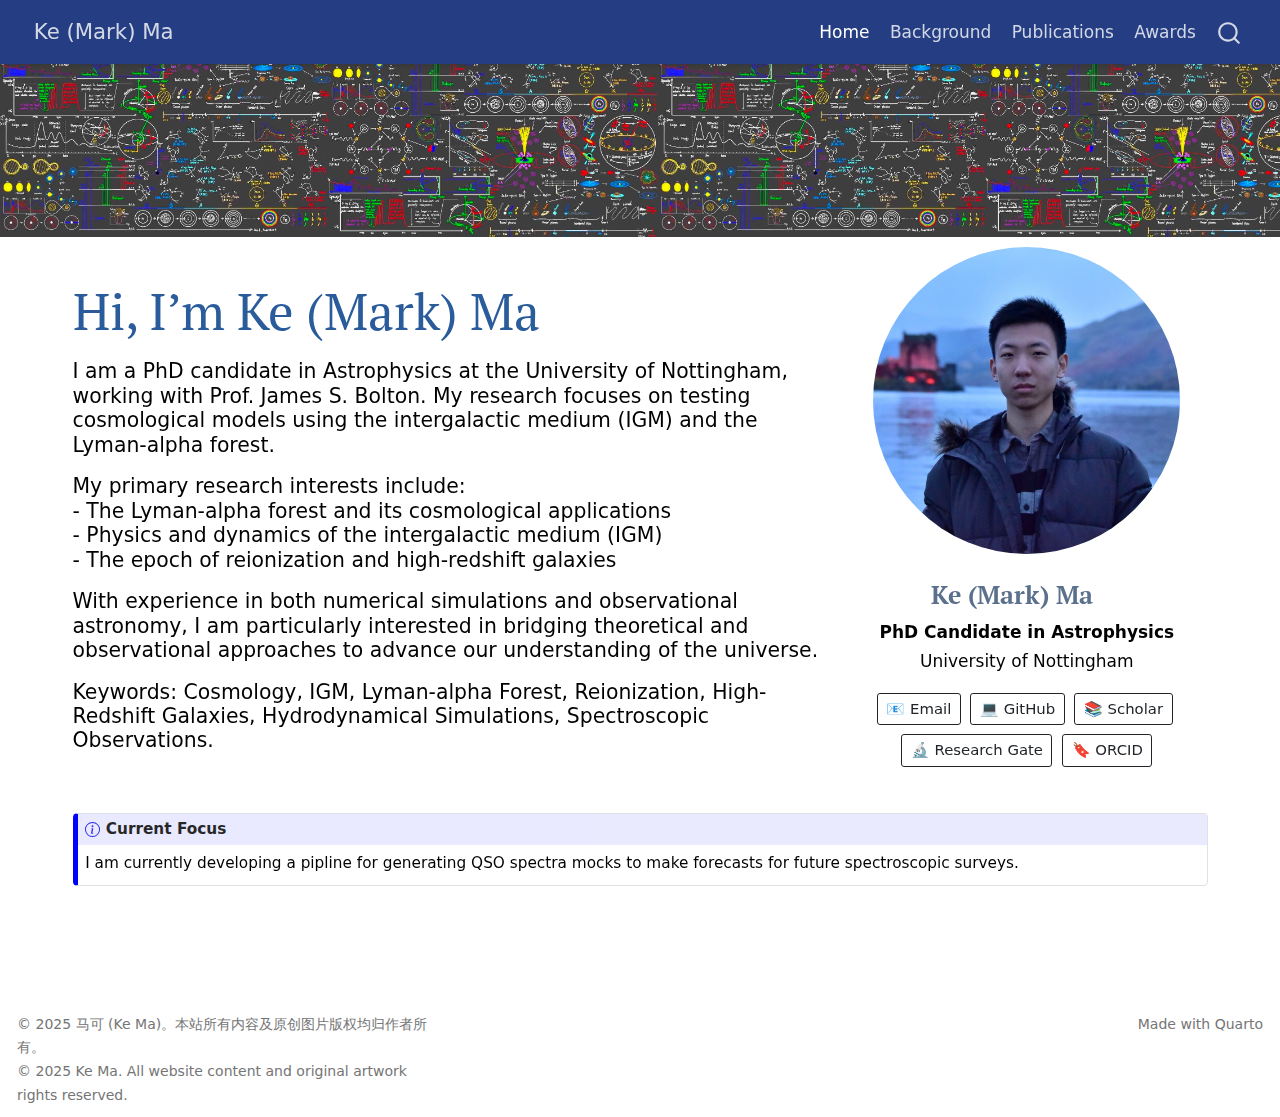
<file: docs/index.html>
<!DOCTYPE html>
<html xmlns="http://www.w3.org/1999/xhtml" lang="en" xml:lang="en"><head>

<meta charset="utf-8">
<meta name="generator" content="quarto-1.8.24">

<meta name="viewport" content="width=device-width, initial-scale=1.0, user-scalable=yes">


<title>KM – Ke (Mark) Ma</title>
<style>
code{white-space: pre-wrap;}
span.smallcaps{font-variant: small-caps;}
div.columns{display: flex; gap: min(4vw, 1.5em);}
div.column{flex: auto; overflow-x: auto;}
div.hanging-indent{margin-left: 1.5em; text-indent: -1.5em;}
ul.task-list{list-style: none;}
ul.task-list li input[type="checkbox"] {
  width: 0.8em;
  margin: 0 0.8em 0.2em -1em; /* quarto-specific, see https://github.com/quarto-dev/quarto-cli/issues/4556 */ 
  vertical-align: middle;
}
</style>


<script src="site_libs/quarto-nav/quarto-nav.js"></script>
<script src="site_libs/quarto-nav/headroom.min.js"></script>
<script src="site_libs/clipboard/clipboard.min.js"></script>
<script src="site_libs/quarto-search/autocomplete.umd.js"></script>
<script src="site_libs/quarto-search/fuse.min.js"></script>
<script src="site_libs/quarto-search/quarto-search.js"></script>
<meta name="quarto:offset" content="./">
<link href="./images/site-logo.png" rel="icon" type="image/png">
<script src="site_libs/quarto-html/quarto.js" type="module"></script>
<script src="site_libs/quarto-html/tabsets/tabsets.js" type="module"></script>
<script src="site_libs/quarto-html/axe/axe-check.js" type="module"></script>
<script src="site_libs/quarto-html/popper.min.js"></script>
<script src="site_libs/quarto-html/tippy.umd.min.js"></script>
<script src="site_libs/quarto-html/anchor.min.js"></script>
<link href="site_libs/quarto-html/tippy.css" rel="stylesheet">
<link href="site_libs/quarto-html/quarto-syntax-highlighting-dc55a5b9e770e841cd82e46aadbfb9b0.css" rel="stylesheet" id="quarto-text-highlighting-styles">
<script src="site_libs/bootstrap/bootstrap.min.js"></script>
<link href="site_libs/bootstrap/bootstrap-icons.css" rel="stylesheet">
<link href="site_libs/bootstrap/bootstrap-f049fe1d685b678d1af834dbccfb16c1.min.css" rel="stylesheet" append-hash="true" id="quarto-bootstrap" data-mode="light">
<script id="quarto-search-options" type="application/json">{
  "location": "navbar",
  "copy-button": false,
  "collapse-after": 3,
  "panel-placement": "end",
  "type": "overlay",
  "limit": 50,
  "keyboard-shortcut": [
    "f",
    "/",
    "s"
  ],
  "show-item-context": false,
  "language": {
    "search-no-results-text": "No results",
    "search-matching-documents-text": "matching documents",
    "search-copy-link-title": "Copy link to search",
    "search-hide-matches-text": "Hide additional matches",
    "search-more-match-text": "more match in this document",
    "search-more-matches-text": "more matches in this document",
    "search-clear-button-title": "Clear",
    "search-text-placeholder": "",
    "search-detached-cancel-button-title": "Cancel",
    "search-submit-button-title": "Submit",
    "search-label": "Search"
  }
}</script>
<style>

      .quarto-title-block .quarto-title-banner h1,
      .quarto-title-block .quarto-title-banner h2,
      .quarto-title-block .quarto-title-banner h3,
      .quarto-title-block .quarto-title-banner h4,
      .quarto-title-block .quarto-title-banner h5,
      .quarto-title-block .quarto-title-banner h6
      {
        color: lightblue;
      }

      .quarto-title-block .quarto-title-banner {
        color: lightblue;
background-image: url(images/Equations_KM_1_compressed.jpg);
background-size: cover;
      }
</style>


<link rel="stylesheet" href="styles.css">
</head>

<body class="nav-fixed quarto-light">

<div id="quarto-search-results"></div>
  <header id="quarto-header" class="headroom fixed-top quarto-banner">
    <nav class="navbar navbar-expand-lg " data-bs-theme="dark">
      <div class="navbar-container container-fluid">
      <div class="navbar-brand-container mx-auto">
    <a href="./index.html" class="navbar-brand navbar-brand-logo">
    </a>
    <a class="navbar-brand" href="./index.html">
    <span class="navbar-title">Ke (Mark) Ma</span>
    </a>
  </div>
            <div id="quarto-search" class="" title="Search"></div>
          <button class="navbar-toggler" type="button" data-bs-toggle="collapse" data-bs-target="#navbarCollapse" aria-controls="navbarCollapse" role="menu" aria-expanded="false" aria-label="Toggle navigation" onclick="if (window.quartoToggleHeadroom) { window.quartoToggleHeadroom(); }">
  <span class="navbar-toggler-icon"></span>
</button>
          <div class="collapse navbar-collapse" id="navbarCollapse">
            <ul class="navbar-nav navbar-nav-scroll ms-auto">
  <li class="nav-item">
    <a class="nav-link active" href="./index.html" aria-current="page"> 
<span class="menu-text">Home</span></a>
  </li>  
  <li class="nav-item">
    <a class="nav-link" href="./background.html"> 
<span class="menu-text">Background</span></a>
  </li>  
  <li class="nav-item">
    <a class="nav-link" href="./publications.html"> 
<span class="menu-text">Publications</span></a>
  </li>  
  <li class="nav-item">
    <a class="nav-link" href="./awards.html"> 
<span class="menu-text">Awards</span></a>
  </li>  
</ul>
          </div> <!-- /navcollapse -->
            <div class="quarto-navbar-tools">
</div>
      </div> <!-- /container-fluid -->
    </nav>
</header>
<!-- content -->
<header id="title-block-header" class="quarto-title-block default page-columns page-full">
  <div class="quarto-title-banner page-columns page-full">
    <div class="quarto-title column-page">
      <h1 class="title">KM</h1>
                      </div>
  </div>
    
  
  <div class="quarto-title-meta column-page">

      
    
      
    </div>
    
  
  </header><div id="quarto-content" class="quarto-container page-columns page-rows-contents page-layout-full page-navbar">
<!-- sidebar -->
<!-- margin-sidebar -->
    
<!-- main -->
<main class="content quarto-banner-title-block column-page" id="quarto-document-content">





<div id="index-grid">
<div class="grid">
<div class="g-col-12 g-col-md-4 order-md-last text-center">
<p><img src="images/bio-photo.jpg" class="rounded-circle img-fluid" style="width:85.0%"></p>
<section id="ke-mark-ma" class="level3">
<h3 class="anchored" data-anchor-id="ke-mark-ma">Ke (Mark) Ma</h3>
<p><strong>PhD Candidate in Astrophysics</strong><br>
University of Nottingham</p>
<p><a href="mailto:markma501x@gmail.com" class="btn btn-outline-dark btn-sm me-1 mb-2">📧 Email</a> <a href="https://github.com/Mark-Ke-MA" class="btn btn-outline-dark btn-sm me-1 mb-2">💻 GitHub</a> <a href="https://scholar.google.com/citations?user=8XiAuuIAAAAJ" class="btn btn-outline-dark btn-sm me-1 mb-2">📚 Scholar</a> <a href="https://www.researchgate.net/profile/Ke-Ma-95" class="btn btn-outline-dark btn-sm me-1 mb-2">🔬 Research Gate</a> <a href="https://orcid.org/0000-0002-0564-891X" class="btn btn-outline-dark btn-sm mb-2">🔖 ORCID</a></p>
</section>
</div>
<section id="hi-im-ke-mark-ma" class="level1 display-5 g-col-12 g-col-md-8">
<h1 class="display-5">Hi, I’m Ke (Mark) Ma</h1>
<p>I am a PhD candidate in Astrophysics at the University of Nottingham, working with Prof.&nbsp;James S. Bolton. My research focuses on testing cosmological models using the intergalactic medium (IGM) and the Lyman-alpha forest.</p>
<p>My primary research interests include:<br>
- The Lyman-alpha forest and its cosmological applications<br>
- Physics and dynamics of the intergalactic medium (IGM)<br>
- The epoch of reionization and high-redshift galaxies</p>
<p>With experience in both numerical simulations and observational astronomy, I am particularly interested in bridging theoretical and observational approaches to advance our understanding of the universe.</p>
<p><strong>Keywords:</strong> Cosmology, IGM, Lyman-alpha Forest, Reionization, High-Redshift Galaxies, Hydrodynamical Simulations, Spectroscopic Observations.</p>
</section>
</div>
</div>
<div class="callout callout-style-default callout-note callout-titled">
<div class="callout-header d-flex align-content-center">
<div class="callout-icon-container">
<i class="callout-icon"></i>
</div>
<div class="callout-title-container flex-fill">
<span class="screen-reader-only">Note</span>Current Focus
</div>
</div>
<div class="callout-body-container callout-body">
<p>I am currently developing a pipline for generating QSO spectra mocks to make forecasts for future spectroscopic surveys.</p>
</div>
</div>



</main> <!-- /main -->
<script id="quarto-html-after-body" type="application/javascript">
  window.document.addEventListener("DOMContentLoaded", function (event) {
    const icon = "";
    const anchorJS = new window.AnchorJS();
    anchorJS.options = {
      placement: 'right',
      icon: icon
    };
    anchorJS.add('.anchored');
    const isCodeAnnotation = (el) => {
      for (const clz of el.classList) {
        if (clz.startsWith('code-annotation-')) {                     
          return true;
        }
      }
      return false;
    }
    const onCopySuccess = function(e) {
      // button target
      const button = e.trigger;
      // don't keep focus
      button.blur();
      // flash "checked"
      button.classList.add('code-copy-button-checked');
      var currentTitle = button.getAttribute("title");
      button.setAttribute("title", "Copied!");
      let tooltip;
      if (window.bootstrap) {
        button.setAttribute("data-bs-toggle", "tooltip");
        button.setAttribute("data-bs-placement", "left");
        button.setAttribute("data-bs-title", "Copied!");
        tooltip = new bootstrap.Tooltip(button, 
          { trigger: "manual", 
            customClass: "code-copy-button-tooltip",
            offset: [0, -8]});
        tooltip.show();    
      }
      setTimeout(function() {
        if (tooltip) {
          tooltip.hide();
          button.removeAttribute("data-bs-title");
          button.removeAttribute("data-bs-toggle");
          button.removeAttribute("data-bs-placement");
        }
        button.setAttribute("title", currentTitle);
        button.classList.remove('code-copy-button-checked');
      }, 1000);
      // clear code selection
      e.clearSelection();
    }
    const getTextToCopy = function(trigger) {
      const outerScaffold = trigger.parentElement.cloneNode(true);
      const codeEl = outerScaffold.querySelector('code');
      for (const childEl of codeEl.children) {
        if (isCodeAnnotation(childEl)) {
          childEl.remove();
        }
      }
      return codeEl.innerText;
    }
    const clipboard = new window.ClipboardJS('.code-copy-button:not([data-in-quarto-modal])', {
      text: getTextToCopy
    });
    clipboard.on('success', onCopySuccess);
    if (window.document.getElementById('quarto-embedded-source-code-modal')) {
      const clipboardModal = new window.ClipboardJS('.code-copy-button[data-in-quarto-modal]', {
        text: getTextToCopy,
        container: window.document.getElementById('quarto-embedded-source-code-modal')
      });
      clipboardModal.on('success', onCopySuccess);
    }
      var localhostRegex = new RegExp(/^(?:http|https):\/\/localhost\:?[0-9]*\//);
      var mailtoRegex = new RegExp(/^mailto:/);
        var filterRegex = new RegExp("https:\/\/Mark-Ke-MA\.github\.io");
      var isInternal = (href) => {
          return filterRegex.test(href) || localhostRegex.test(href) || mailtoRegex.test(href);
      }
      // Inspect non-navigation links and adorn them if external
     var links = window.document.querySelectorAll('a[href]:not(.nav-link):not(.navbar-brand):not(.toc-action):not(.sidebar-link):not(.sidebar-item-toggle):not(.pagination-link):not(.no-external):not([aria-hidden]):not(.dropdown-item):not(.quarto-navigation-tool):not(.about-link)');
      for (var i=0; i<links.length; i++) {
        const link = links[i];
        if (!isInternal(link.href)) {
          // undo the damage that might have been done by quarto-nav.js in the case of
          // links that we want to consider external
          if (link.dataset.originalHref !== undefined) {
            link.href = link.dataset.originalHref;
          }
        }
      }
    function tippyHover(el, contentFn, onTriggerFn, onUntriggerFn) {
      const config = {
        allowHTML: true,
        maxWidth: 500,
        delay: 100,
        arrow: false,
        appendTo: function(el) {
            return el.parentElement;
        },
        interactive: true,
        interactiveBorder: 10,
        theme: 'quarto',
        placement: 'bottom-start',
      };
      if (contentFn) {
        config.content = contentFn;
      }
      if (onTriggerFn) {
        config.onTrigger = onTriggerFn;
      }
      if (onUntriggerFn) {
        config.onUntrigger = onUntriggerFn;
      }
      window.tippy(el, config); 
    }
    const noterefs = window.document.querySelectorAll('a[role="doc-noteref"]');
    for (var i=0; i<noterefs.length; i++) {
      const ref = noterefs[i];
      tippyHover(ref, function() {
        // use id or data attribute instead here
        let href = ref.getAttribute('data-footnote-href') || ref.getAttribute('href');
        try { href = new URL(href).hash; } catch {}
        const id = href.replace(/^#\/?/, "");
        const note = window.document.getElementById(id);
        if (note) {
          return note.innerHTML;
        } else {
          return "";
        }
      });
    }
    const xrefs = window.document.querySelectorAll('a.quarto-xref');
    const processXRef = (id, note) => {
      // Strip column container classes
      const stripColumnClz = (el) => {
        el.classList.remove("page-full", "page-columns");
        if (el.children) {
          for (const child of el.children) {
            stripColumnClz(child);
          }
        }
      }
      stripColumnClz(note)
      if (id === null || id.startsWith('sec-')) {
        // Special case sections, only their first couple elements
        const container = document.createElement("div");
        if (note.children && note.children.length > 2) {
          container.appendChild(note.children[0].cloneNode(true));
          for (let i = 1; i < note.children.length; i++) {
            const child = note.children[i];
            if (child.tagName === "P" && child.innerText === "") {
              continue;
            } else {
              container.appendChild(child.cloneNode(true));
              break;
            }
          }
          if (window.Quarto?.typesetMath) {
            window.Quarto.typesetMath(container);
          }
          return container.innerHTML
        } else {
          if (window.Quarto?.typesetMath) {
            window.Quarto.typesetMath(note);
          }
          return note.innerHTML;
        }
      } else {
        // Remove any anchor links if they are present
        const anchorLink = note.querySelector('a.anchorjs-link');
        if (anchorLink) {
          anchorLink.remove();
        }
        if (window.Quarto?.typesetMath) {
          window.Quarto.typesetMath(note);
        }
        if (note.classList.contains("callout")) {
          return note.outerHTML;
        } else {
          return note.innerHTML;
        }
      }
    }
    for (var i=0; i<xrefs.length; i++) {
      const xref = xrefs[i];
      tippyHover(xref, undefined, function(instance) {
        instance.disable();
        let url = xref.getAttribute('href');
        let hash = undefined; 
        if (url.startsWith('#')) {
          hash = url;
        } else {
          try { hash = new URL(url).hash; } catch {}
        }
        if (hash) {
          const id = hash.replace(/^#\/?/, "");
          const note = window.document.getElementById(id);
          if (note !== null) {
            try {
              const html = processXRef(id, note.cloneNode(true));
              instance.setContent(html);
            } finally {
              instance.enable();
              instance.show();
            }
          } else {
            // See if we can fetch this
            fetch(url.split('#')[0])
            .then(res => res.text())
            .then(html => {
              const parser = new DOMParser();
              const htmlDoc = parser.parseFromString(html, "text/html");
              const note = htmlDoc.getElementById(id);
              if (note !== null) {
                const html = processXRef(id, note);
                instance.setContent(html);
              } 
            }).finally(() => {
              instance.enable();
              instance.show();
            });
          }
        } else {
          // See if we can fetch a full url (with no hash to target)
          // This is a special case and we should probably do some content thinning / targeting
          fetch(url)
          .then(res => res.text())
          .then(html => {
            const parser = new DOMParser();
            const htmlDoc = parser.parseFromString(html, "text/html");
            const note = htmlDoc.querySelector('main.content');
            if (note !== null) {
              // This should only happen for chapter cross references
              // (since there is no id in the URL)
              // remove the first header
              if (note.children.length > 0 && note.children[0].tagName === "HEADER") {
                note.children[0].remove();
              }
              const html = processXRef(null, note);
              instance.setContent(html);
            } 
          }).finally(() => {
            instance.enable();
            instance.show();
          });
        }
      }, function(instance) {
      });
    }
        let selectedAnnoteEl;
        const selectorForAnnotation = ( cell, annotation) => {
          let cellAttr = 'data-code-cell="' + cell + '"';
          let lineAttr = 'data-code-annotation="' +  annotation + '"';
          const selector = 'span[' + cellAttr + '][' + lineAttr + ']';
          return selector;
        }
        const selectCodeLines = (annoteEl) => {
          const doc = window.document;
          const targetCell = annoteEl.getAttribute("data-target-cell");
          const targetAnnotation = annoteEl.getAttribute("data-target-annotation");
          const annoteSpan = window.document.querySelector(selectorForAnnotation(targetCell, targetAnnotation));
          const lines = annoteSpan.getAttribute("data-code-lines").split(",");
          const lineIds = lines.map((line) => {
            return targetCell + "-" + line;
          })
          let top = null;
          let height = null;
          let parent = null;
          if (lineIds.length > 0) {
              //compute the position of the single el (top and bottom and make a div)
              const el = window.document.getElementById(lineIds[0]);
              top = el.offsetTop;
              height = el.offsetHeight;
              parent = el.parentElement.parentElement;
            if (lineIds.length > 1) {
              const lastEl = window.document.getElementById(lineIds[lineIds.length - 1]);
              const bottom = lastEl.offsetTop + lastEl.offsetHeight;
              height = bottom - top;
            }
            if (top !== null && height !== null && parent !== null) {
              // cook up a div (if necessary) and position it 
              let div = window.document.getElementById("code-annotation-line-highlight");
              if (div === null) {
                div = window.document.createElement("div");
                div.setAttribute("id", "code-annotation-line-highlight");
                div.style.position = 'absolute';
                parent.appendChild(div);
              }
              div.style.top = top - 2 + "px";
              div.style.height = height + 4 + "px";
              div.style.left = 0;
              let gutterDiv = window.document.getElementById("code-annotation-line-highlight-gutter");
              if (gutterDiv === null) {
                gutterDiv = window.document.createElement("div");
                gutterDiv.setAttribute("id", "code-annotation-line-highlight-gutter");
                gutterDiv.style.position = 'absolute';
                const codeCell = window.document.getElementById(targetCell);
                const gutter = codeCell.querySelector('.code-annotation-gutter');
                gutter.appendChild(gutterDiv);
              }
              gutterDiv.style.top = top - 2 + "px";
              gutterDiv.style.height = height + 4 + "px";
            }
            selectedAnnoteEl = annoteEl;
          }
        };
        const unselectCodeLines = () => {
          const elementsIds = ["code-annotation-line-highlight", "code-annotation-line-highlight-gutter"];
          elementsIds.forEach((elId) => {
            const div = window.document.getElementById(elId);
            if (div) {
              div.remove();
            }
          });
          selectedAnnoteEl = undefined;
        };
          // Handle positioning of the toggle
      window.addEventListener(
        "resize",
        throttle(() => {
          elRect = undefined;
          if (selectedAnnoteEl) {
            selectCodeLines(selectedAnnoteEl);
          }
        }, 10)
      );
      function throttle(fn, ms) {
      let throttle = false;
      let timer;
        return (...args) => {
          if(!throttle) { // first call gets through
              fn.apply(this, args);
              throttle = true;
          } else { // all the others get throttled
              if(timer) clearTimeout(timer); // cancel #2
              timer = setTimeout(() => {
                fn.apply(this, args);
                timer = throttle = false;
              }, ms);
          }
        };
      }
        // Attach click handler to the DT
        const annoteDls = window.document.querySelectorAll('dt[data-target-cell]');
        for (const annoteDlNode of annoteDls) {
          annoteDlNode.addEventListener('click', (event) => {
            const clickedEl = event.target;
            if (clickedEl !== selectedAnnoteEl) {
              unselectCodeLines();
              const activeEl = window.document.querySelector('dt[data-target-cell].code-annotation-active');
              if (activeEl) {
                activeEl.classList.remove('code-annotation-active');
              }
              selectCodeLines(clickedEl);
              clickedEl.classList.add('code-annotation-active');
            } else {
              // Unselect the line
              unselectCodeLines();
              clickedEl.classList.remove('code-annotation-active');
            }
          });
        }
    const findCites = (el) => {
      const parentEl = el.parentElement;
      if (parentEl) {
        const cites = parentEl.dataset.cites;
        if (cites) {
          return {
            el,
            cites: cites.split(' ')
          };
        } else {
          return findCites(el.parentElement)
        }
      } else {
        return undefined;
      }
    };
    var bibliorefs = window.document.querySelectorAll('a[role="doc-biblioref"]');
    for (var i=0; i<bibliorefs.length; i++) {
      const ref = bibliorefs[i];
      const citeInfo = findCites(ref);
      if (citeInfo) {
        tippyHover(citeInfo.el, function() {
          var popup = window.document.createElement('div');
          citeInfo.cites.forEach(function(cite) {
            var citeDiv = window.document.createElement('div');
            citeDiv.classList.add('hanging-indent');
            citeDiv.classList.add('csl-entry');
            var biblioDiv = window.document.getElementById('ref-' + cite);
            if (biblioDiv) {
              citeDiv.innerHTML = biblioDiv.innerHTML;
            }
            popup.appendChild(citeDiv);
          });
          return popup.innerHTML;
        });
      }
    }
  });
  </script>
</div> <!-- /content -->
<footer class="footer">
  <div class="nav-footer">
    <div class="nav-footer-left">
<p>© 2025 <a href="mailto:markma501x@gmail.com">马可 (Ke Ma)</a>。本站所有内容及原创图片版权均归作者所有。<br>
© 2025 <a href="mailto:markma501x@gmail.com">Ke Ma</a>. All website content and original artwork rights reserved.<br></p>
</div>   
    <div class="nav-footer-center">
      &nbsp;
    </div>
    <div class="nav-footer-right">
<p>Made with <a href="https://quarto.org/">Quarto</a><br></p>
</div>
  </div>
</footer>




</body></html>
</file>
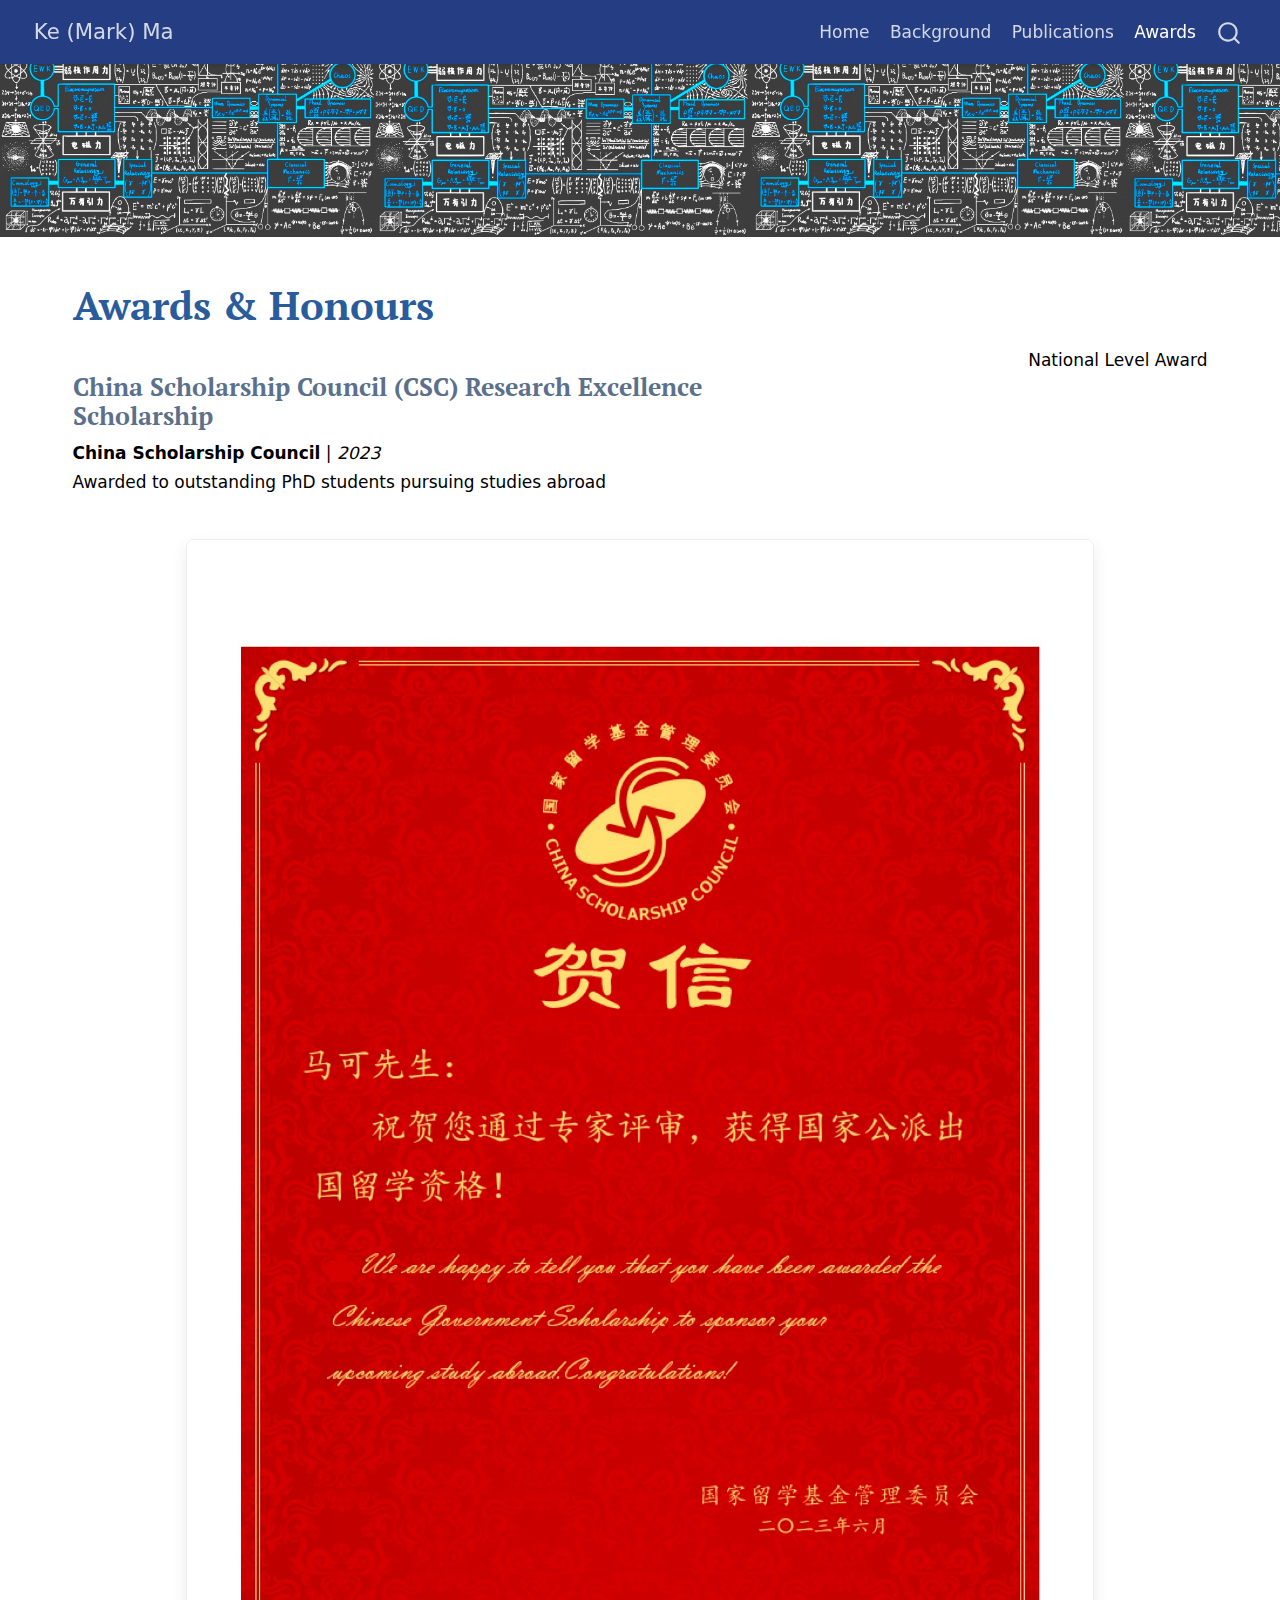
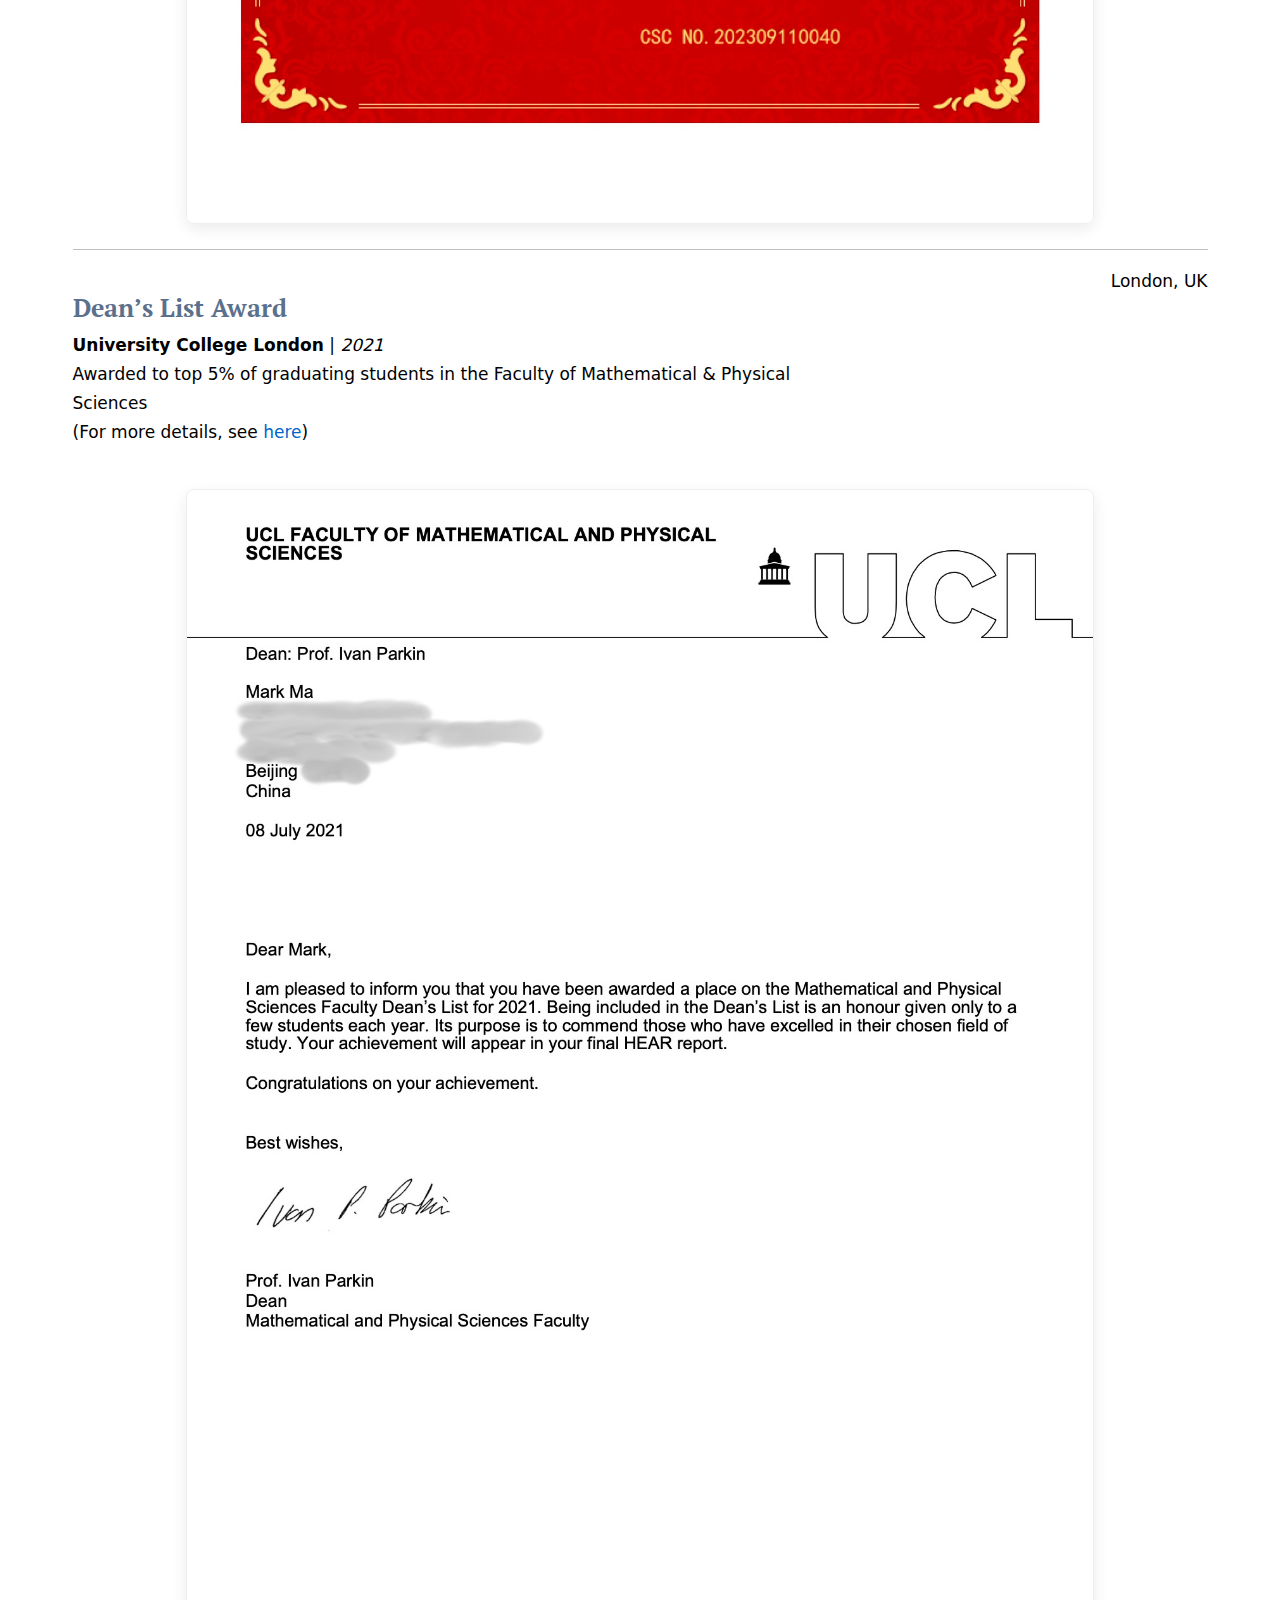
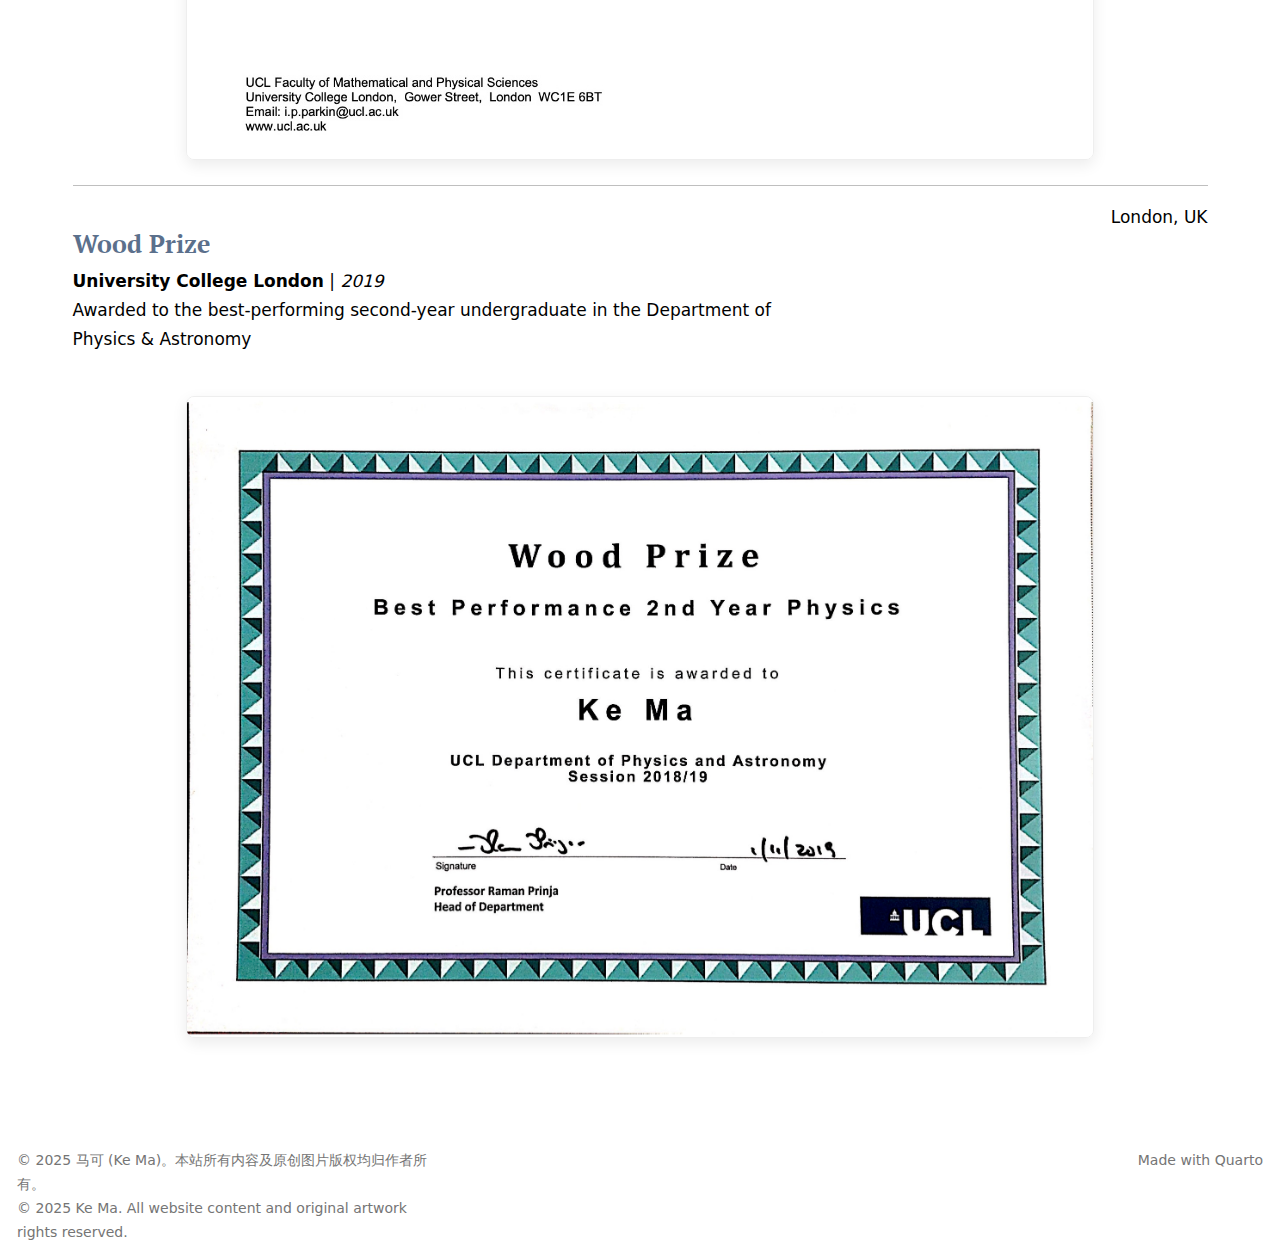
<file: docs/awards.html>
<!DOCTYPE html>
<html xmlns="http://www.w3.org/1999/xhtml" lang="en" xml:lang="en"><head>

<meta charset="utf-8">
<meta name="generator" content="quarto-1.8.24">

<meta name="viewport" content="width=device-width, initial-scale=1.0, user-scalable=yes">


<title>KM – Ke (Mark) Ma</title>
<style>
code{white-space: pre-wrap;}
span.smallcaps{font-variant: small-caps;}
div.columns{display: flex; gap: min(4vw, 1.5em);}
div.column{flex: auto; overflow-x: auto;}
div.hanging-indent{margin-left: 1.5em; text-indent: -1.5em;}
ul.task-list{list-style: none;}
ul.task-list li input[type="checkbox"] {
  width: 0.8em;
  margin: 0 0.8em 0.2em -1em; /* quarto-specific, see https://github.com/quarto-dev/quarto-cli/issues/4556 */ 
  vertical-align: middle;
}
</style>


<script src="site_libs/quarto-nav/quarto-nav.js"></script>
<script src="site_libs/quarto-nav/headroom.min.js"></script>
<script src="site_libs/clipboard/clipboard.min.js"></script>
<script src="site_libs/quarto-search/autocomplete.umd.js"></script>
<script src="site_libs/quarto-search/fuse.min.js"></script>
<script src="site_libs/quarto-search/quarto-search.js"></script>
<meta name="quarto:offset" content="./">
<link href="./images/site-logo.png" rel="icon" type="image/png">
<script src="site_libs/quarto-html/quarto.js" type="module"></script>
<script src="site_libs/quarto-html/tabsets/tabsets.js" type="module"></script>
<script src="site_libs/quarto-html/axe/axe-check.js" type="module"></script>
<script src="site_libs/quarto-html/popper.min.js"></script>
<script src="site_libs/quarto-html/tippy.umd.min.js"></script>
<script src="site_libs/quarto-html/anchor.min.js"></script>
<link href="site_libs/quarto-html/tippy.css" rel="stylesheet">
<link href="site_libs/quarto-html/quarto-syntax-highlighting-dc55a5b9e770e841cd82e46aadbfb9b0.css" rel="stylesheet" id="quarto-text-highlighting-styles">
<script src="site_libs/bootstrap/bootstrap.min.js"></script>
<link href="site_libs/bootstrap/bootstrap-icons.css" rel="stylesheet">
<link href="site_libs/bootstrap/bootstrap-f049fe1d685b678d1af834dbccfb16c1.min.css" rel="stylesheet" append-hash="true" id="quarto-bootstrap" data-mode="light">
<script id="quarto-search-options" type="application/json">{
  "location": "navbar",
  "copy-button": false,
  "collapse-after": 3,
  "panel-placement": "end",
  "type": "overlay",
  "limit": 50,
  "keyboard-shortcut": [
    "f",
    "/",
    "s"
  ],
  "show-item-context": false,
  "language": {
    "search-no-results-text": "No results",
    "search-matching-documents-text": "matching documents",
    "search-copy-link-title": "Copy link to search",
    "search-hide-matches-text": "Hide additional matches",
    "search-more-match-text": "more match in this document",
    "search-more-matches-text": "more matches in this document",
    "search-clear-button-title": "Clear",
    "search-text-placeholder": "",
    "search-detached-cancel-button-title": "Cancel",
    "search-submit-button-title": "Submit",
    "search-label": "Search"
  }
}</script>
<style>

      .quarto-title-block .quarto-title-banner h1,
      .quarto-title-block .quarto-title-banner h2,
      .quarto-title-block .quarto-title-banner h3,
      .quarto-title-block .quarto-title-banner h4,
      .quarto-title-block .quarto-title-banner h5,
      .quarto-title-block .quarto-title-banner h6
      {
        color: lightblue;
      }

      .quarto-title-block .quarto-title-banner {
        color: lightblue;
background-image: url(images/Equations_KM_4.jpg);
background-size: cover;
      }
</style>


<link rel="stylesheet" href="styles.css">
</head>

<body class="nav-fixed quarto-light">

<div id="quarto-search-results"></div>
  <header id="quarto-header" class="headroom fixed-top quarto-banner">
    <nav class="navbar navbar-expand-lg " data-bs-theme="dark">
      <div class="navbar-container container-fluid">
      <div class="navbar-brand-container mx-auto">
    <a href="./index.html" class="navbar-brand navbar-brand-logo">
    </a>
    <a class="navbar-brand" href="./index.html">
    <span class="navbar-title">Ke (Mark) Ma</span>
    </a>
  </div>
            <div id="quarto-search" class="" title="Search"></div>
          <button class="navbar-toggler" type="button" data-bs-toggle="collapse" data-bs-target="#navbarCollapse" aria-controls="navbarCollapse" role="menu" aria-expanded="false" aria-label="Toggle navigation" onclick="if (window.quartoToggleHeadroom) { window.quartoToggleHeadroom(); }">
  <span class="navbar-toggler-icon"></span>
</button>
          <div class="collapse navbar-collapse" id="navbarCollapse">
            <ul class="navbar-nav navbar-nav-scroll ms-auto">
  <li class="nav-item">
    <a class="nav-link" href="./index.html"> 
<span class="menu-text">Home</span></a>
  </li>  
  <li class="nav-item">
    <a class="nav-link" href="./background.html"> 
<span class="menu-text">Background</span></a>
  </li>  
  <li class="nav-item">
    <a class="nav-link" href="./publications.html"> 
<span class="menu-text">Publications</span></a>
  </li>  
  <li class="nav-item">
    <a class="nav-link active" href="./awards.html" aria-current="page"> 
<span class="menu-text">Awards</span></a>
  </li>  
</ul>
          </div> <!-- /navcollapse -->
            <div class="quarto-navbar-tools">
</div>
      </div> <!-- /container-fluid -->
    </nav>
</header>
<!-- content -->
<header id="title-block-header" class="quarto-title-block default page-columns page-full">
  <div class="quarto-title-banner page-columns page-full">
    <div class="quarto-title column-page">
      <h1 class="title">KM</h1>
                      </div>
  </div>
    
  
  <div class="quarto-title-meta column-page">

      
    
      
    </div>
    
  
  </header><div id="quarto-content" class="quarto-container page-columns page-rows-contents page-layout-full page-navbar">
<!-- sidebar -->
<!-- margin-sidebar -->
    
<!-- main -->
<main class="content quarto-banner-title-block column-page" id="quarto-document-content">





<section id="awards-honours" class="level1">
<h1>Awards &amp; Honours</h1>
<div class="grid">
<section id="china-scholarship-council-csc-research-excellence-scholarship" class="level3 g-col-12 g-col-md-8">
<h3 class="anchored" data-anchor-id="china-scholarship-council-csc-research-excellence-scholarship">China Scholarship Council (CSC) Research Excellence Scholarship</h3>
<p><strong>China Scholarship Council</strong> | <em>2023</em><br>
Awarded to outstanding PhD students pursuing studies abroad</p>
</section>
<div class="g-col-12 g-col-md-4 text-md-end">
<p>National Level Award</p>
</div>
</div>
<div style="text-align: center; margin: 1.5rem 0;">
<p><img src="./images/CSC.jpg" alt="China Scholarship Council Certificate" style="max-width: 80%; width: auto; border: 1px solid #eee; box-shadow: 0 5px 15px rgba(0,0,0,0.08); border-radius: 8px;"></p>
</div>
<hr>
<div class="grid">
<section id="deans-list-award" class="level3 g-col-12 g-col-md-8">
<h3 class="anchored" data-anchor-id="deans-list-award">Dean’s List Award</h3>
<p><strong>University College London</strong> | <em>2021</em><br>
Awarded to top 5% of graduating students in the Faculty of Mathematical &amp; Physical Sciences<br>
(For more details, see <a href="https://www.ucl.ac.uk/mathematical-physical-sciences/about/faculty-prizes/deans-list-commendees">here</a>)</p>
</section>
<div class="g-col-12 g-col-md-4 text-md-end">
<p>London, UK</p>
</div>
</div>
<div style="text-align: center; margin: 1.5rem 0;">
<p><img src="./images/DeansList.jpg" alt="UCL Dean's List Certificate" style="max-width: 80%; width: auto; border: 1px solid #eee; box-shadow: 0 5px 15px rgba(0,0,0,0.08); border-radius: 8px;"></p>
</div>
<hr>
<div class="grid">
<section id="wood-prize" class="level3 g-col-12 g-col-md-8">
<h3 class="anchored" data-anchor-id="wood-prize">Wood Prize</h3>
<p><strong>University College London</strong> | <em>2019</em><br>
Awarded to the best-performing second-year undergraduate in the Department of Physics &amp; Astronomy</p>
</section>
<div class="g-col-12 g-col-md-4 text-md-end">
<p>London, UK</p>
</div>
</div>
<div style="text-align: center; margin: 1.5rem 0;">
<p><img src="./images/WoodPrize.jpg" alt="UCL Wood Prize Certificate" style="max-width: 80%; height: auto; border: 1px solid #eee; box-shadow: 0 5px 15px rgba(0,0,0,0.08); border-radius: 8px;"></p>
</div>


</section>

</main> <!-- /main -->
<script id="quarto-html-after-body" type="application/javascript">
  window.document.addEventListener("DOMContentLoaded", function (event) {
    const icon = "";
    const anchorJS = new window.AnchorJS();
    anchorJS.options = {
      placement: 'right',
      icon: icon
    };
    anchorJS.add('.anchored');
    const isCodeAnnotation = (el) => {
      for (const clz of el.classList) {
        if (clz.startsWith('code-annotation-')) {                     
          return true;
        }
      }
      return false;
    }
    const onCopySuccess = function(e) {
      // button target
      const button = e.trigger;
      // don't keep focus
      button.blur();
      // flash "checked"
      button.classList.add('code-copy-button-checked');
      var currentTitle = button.getAttribute("title");
      button.setAttribute("title", "Copied!");
      let tooltip;
      if (window.bootstrap) {
        button.setAttribute("data-bs-toggle", "tooltip");
        button.setAttribute("data-bs-placement", "left");
        button.setAttribute("data-bs-title", "Copied!");
        tooltip = new bootstrap.Tooltip(button, 
          { trigger: "manual", 
            customClass: "code-copy-button-tooltip",
            offset: [0, -8]});
        tooltip.show();    
      }
      setTimeout(function() {
        if (tooltip) {
          tooltip.hide();
          button.removeAttribute("data-bs-title");
          button.removeAttribute("data-bs-toggle");
          button.removeAttribute("data-bs-placement");
        }
        button.setAttribute("title", currentTitle);
        button.classList.remove('code-copy-button-checked');
      }, 1000);
      // clear code selection
      e.clearSelection();
    }
    const getTextToCopy = function(trigger) {
      const outerScaffold = trigger.parentElement.cloneNode(true);
      const codeEl = outerScaffold.querySelector('code');
      for (const childEl of codeEl.children) {
        if (isCodeAnnotation(childEl)) {
          childEl.remove();
        }
      }
      return codeEl.innerText;
    }
    const clipboard = new window.ClipboardJS('.code-copy-button:not([data-in-quarto-modal])', {
      text: getTextToCopy
    });
    clipboard.on('success', onCopySuccess);
    if (window.document.getElementById('quarto-embedded-source-code-modal')) {
      const clipboardModal = new window.ClipboardJS('.code-copy-button[data-in-quarto-modal]', {
        text: getTextToCopy,
        container: window.document.getElementById('quarto-embedded-source-code-modal')
      });
      clipboardModal.on('success', onCopySuccess);
    }
      var localhostRegex = new RegExp(/^(?:http|https):\/\/localhost\:?[0-9]*\//);
      var mailtoRegex = new RegExp(/^mailto:/);
        var filterRegex = new RegExp("https:\/\/Mark-Ke-MA\.github\.io");
      var isInternal = (href) => {
          return filterRegex.test(href) || localhostRegex.test(href) || mailtoRegex.test(href);
      }
      // Inspect non-navigation links and adorn them if external
     var links = window.document.querySelectorAll('a[href]:not(.nav-link):not(.navbar-brand):not(.toc-action):not(.sidebar-link):not(.sidebar-item-toggle):not(.pagination-link):not(.no-external):not([aria-hidden]):not(.dropdown-item):not(.quarto-navigation-tool):not(.about-link)');
      for (var i=0; i<links.length; i++) {
        const link = links[i];
        if (!isInternal(link.href)) {
          // undo the damage that might have been done by quarto-nav.js in the case of
          // links that we want to consider external
          if (link.dataset.originalHref !== undefined) {
            link.href = link.dataset.originalHref;
          }
        }
      }
    function tippyHover(el, contentFn, onTriggerFn, onUntriggerFn) {
      const config = {
        allowHTML: true,
        maxWidth: 500,
        delay: 100,
        arrow: false,
        appendTo: function(el) {
            return el.parentElement;
        },
        interactive: true,
        interactiveBorder: 10,
        theme: 'quarto',
        placement: 'bottom-start',
      };
      if (contentFn) {
        config.content = contentFn;
      }
      if (onTriggerFn) {
        config.onTrigger = onTriggerFn;
      }
      if (onUntriggerFn) {
        config.onUntrigger = onUntriggerFn;
      }
      window.tippy(el, config); 
    }
    const noterefs = window.document.querySelectorAll('a[role="doc-noteref"]');
    for (var i=0; i<noterefs.length; i++) {
      const ref = noterefs[i];
      tippyHover(ref, function() {
        // use id or data attribute instead here
        let href = ref.getAttribute('data-footnote-href') || ref.getAttribute('href');
        try { href = new URL(href).hash; } catch {}
        const id = href.replace(/^#\/?/, "");
        const note = window.document.getElementById(id);
        if (note) {
          return note.innerHTML;
        } else {
          return "";
        }
      });
    }
    const xrefs = window.document.querySelectorAll('a.quarto-xref');
    const processXRef = (id, note) => {
      // Strip column container classes
      const stripColumnClz = (el) => {
        el.classList.remove("page-full", "page-columns");
        if (el.children) {
          for (const child of el.children) {
            stripColumnClz(child);
          }
        }
      }
      stripColumnClz(note)
      if (id === null || id.startsWith('sec-')) {
        // Special case sections, only their first couple elements
        const container = document.createElement("div");
        if (note.children && note.children.length > 2) {
          container.appendChild(note.children[0].cloneNode(true));
          for (let i = 1; i < note.children.length; i++) {
            const child = note.children[i];
            if (child.tagName === "P" && child.innerText === "") {
              continue;
            } else {
              container.appendChild(child.cloneNode(true));
              break;
            }
          }
          if (window.Quarto?.typesetMath) {
            window.Quarto.typesetMath(container);
          }
          return container.innerHTML
        } else {
          if (window.Quarto?.typesetMath) {
            window.Quarto.typesetMath(note);
          }
          return note.innerHTML;
        }
      } else {
        // Remove any anchor links if they are present
        const anchorLink = note.querySelector('a.anchorjs-link');
        if (anchorLink) {
          anchorLink.remove();
        }
        if (window.Quarto?.typesetMath) {
          window.Quarto.typesetMath(note);
        }
        if (note.classList.contains("callout")) {
          return note.outerHTML;
        } else {
          return note.innerHTML;
        }
      }
    }
    for (var i=0; i<xrefs.length; i++) {
      const xref = xrefs[i];
      tippyHover(xref, undefined, function(instance) {
        instance.disable();
        let url = xref.getAttribute('href');
        let hash = undefined; 
        if (url.startsWith('#')) {
          hash = url;
        } else {
          try { hash = new URL(url).hash; } catch {}
        }
        if (hash) {
          const id = hash.replace(/^#\/?/, "");
          const note = window.document.getElementById(id);
          if (note !== null) {
            try {
              const html = processXRef(id, note.cloneNode(true));
              instance.setContent(html);
            } finally {
              instance.enable();
              instance.show();
            }
          } else {
            // See if we can fetch this
            fetch(url.split('#')[0])
            .then(res => res.text())
            .then(html => {
              const parser = new DOMParser();
              const htmlDoc = parser.parseFromString(html, "text/html");
              const note = htmlDoc.getElementById(id);
              if (note !== null) {
                const html = processXRef(id, note);
                instance.setContent(html);
              } 
            }).finally(() => {
              instance.enable();
              instance.show();
            });
          }
        } else {
          // See if we can fetch a full url (with no hash to target)
          // This is a special case and we should probably do some content thinning / targeting
          fetch(url)
          .then(res => res.text())
          .then(html => {
            const parser = new DOMParser();
            const htmlDoc = parser.parseFromString(html, "text/html");
            const note = htmlDoc.querySelector('main.content');
            if (note !== null) {
              // This should only happen for chapter cross references
              // (since there is no id in the URL)
              // remove the first header
              if (note.children.length > 0 && note.children[0].tagName === "HEADER") {
                note.children[0].remove();
              }
              const html = processXRef(null, note);
              instance.setContent(html);
            } 
          }).finally(() => {
            instance.enable();
            instance.show();
          });
        }
      }, function(instance) {
      });
    }
        let selectedAnnoteEl;
        const selectorForAnnotation = ( cell, annotation) => {
          let cellAttr = 'data-code-cell="' + cell + '"';
          let lineAttr = 'data-code-annotation="' +  annotation + '"';
          const selector = 'span[' + cellAttr + '][' + lineAttr + ']';
          return selector;
        }
        const selectCodeLines = (annoteEl) => {
          const doc = window.document;
          const targetCell = annoteEl.getAttribute("data-target-cell");
          const targetAnnotation = annoteEl.getAttribute("data-target-annotation");
          const annoteSpan = window.document.querySelector(selectorForAnnotation(targetCell, targetAnnotation));
          const lines = annoteSpan.getAttribute("data-code-lines").split(",");
          const lineIds = lines.map((line) => {
            return targetCell + "-" + line;
          })
          let top = null;
          let height = null;
          let parent = null;
          if (lineIds.length > 0) {
              //compute the position of the single el (top and bottom and make a div)
              const el = window.document.getElementById(lineIds[0]);
              top = el.offsetTop;
              height = el.offsetHeight;
              parent = el.parentElement.parentElement;
            if (lineIds.length > 1) {
              const lastEl = window.document.getElementById(lineIds[lineIds.length - 1]);
              const bottom = lastEl.offsetTop + lastEl.offsetHeight;
              height = bottom - top;
            }
            if (top !== null && height !== null && parent !== null) {
              // cook up a div (if necessary) and position it 
              let div = window.document.getElementById("code-annotation-line-highlight");
              if (div === null) {
                div = window.document.createElement("div");
                div.setAttribute("id", "code-annotation-line-highlight");
                div.style.position = 'absolute';
                parent.appendChild(div);
              }
              div.style.top = top - 2 + "px";
              div.style.height = height + 4 + "px";
              div.style.left = 0;
              let gutterDiv = window.document.getElementById("code-annotation-line-highlight-gutter");
              if (gutterDiv === null) {
                gutterDiv = window.document.createElement("div");
                gutterDiv.setAttribute("id", "code-annotation-line-highlight-gutter");
                gutterDiv.style.position = 'absolute';
                const codeCell = window.document.getElementById(targetCell);
                const gutter = codeCell.querySelector('.code-annotation-gutter');
                gutter.appendChild(gutterDiv);
              }
              gutterDiv.style.top = top - 2 + "px";
              gutterDiv.style.height = height + 4 + "px";
            }
            selectedAnnoteEl = annoteEl;
          }
        };
        const unselectCodeLines = () => {
          const elementsIds = ["code-annotation-line-highlight", "code-annotation-line-highlight-gutter"];
          elementsIds.forEach((elId) => {
            const div = window.document.getElementById(elId);
            if (div) {
              div.remove();
            }
          });
          selectedAnnoteEl = undefined;
        };
          // Handle positioning of the toggle
      window.addEventListener(
        "resize",
        throttle(() => {
          elRect = undefined;
          if (selectedAnnoteEl) {
            selectCodeLines(selectedAnnoteEl);
          }
        }, 10)
      );
      function throttle(fn, ms) {
      let throttle = false;
      let timer;
        return (...args) => {
          if(!throttle) { // first call gets through
              fn.apply(this, args);
              throttle = true;
          } else { // all the others get throttled
              if(timer) clearTimeout(timer); // cancel #2
              timer = setTimeout(() => {
                fn.apply(this, args);
                timer = throttle = false;
              }, ms);
          }
        };
      }
        // Attach click handler to the DT
        const annoteDls = window.document.querySelectorAll('dt[data-target-cell]');
        for (const annoteDlNode of annoteDls) {
          annoteDlNode.addEventListener('click', (event) => {
            const clickedEl = event.target;
            if (clickedEl !== selectedAnnoteEl) {
              unselectCodeLines();
              const activeEl = window.document.querySelector('dt[data-target-cell].code-annotation-active');
              if (activeEl) {
                activeEl.classList.remove('code-annotation-active');
              }
              selectCodeLines(clickedEl);
              clickedEl.classList.add('code-annotation-active');
            } else {
              // Unselect the line
              unselectCodeLines();
              clickedEl.classList.remove('code-annotation-active');
            }
          });
        }
    const findCites = (el) => {
      const parentEl = el.parentElement;
      if (parentEl) {
        const cites = parentEl.dataset.cites;
        if (cites) {
          return {
            el,
            cites: cites.split(' ')
          };
        } else {
          return findCites(el.parentElement)
        }
      } else {
        return undefined;
      }
    };
    var bibliorefs = window.document.querySelectorAll('a[role="doc-biblioref"]');
    for (var i=0; i<bibliorefs.length; i++) {
      const ref = bibliorefs[i];
      const citeInfo = findCites(ref);
      if (citeInfo) {
        tippyHover(citeInfo.el, function() {
          var popup = window.document.createElement('div');
          citeInfo.cites.forEach(function(cite) {
            var citeDiv = window.document.createElement('div');
            citeDiv.classList.add('hanging-indent');
            citeDiv.classList.add('csl-entry');
            var biblioDiv = window.document.getElementById('ref-' + cite);
            if (biblioDiv) {
              citeDiv.innerHTML = biblioDiv.innerHTML;
            }
            popup.appendChild(citeDiv);
          });
          return popup.innerHTML;
        });
      }
    }
  });
  </script>
</div> <!-- /content -->
<footer class="footer">
  <div class="nav-footer">
    <div class="nav-footer-left">
<p>© 2025 <a href="mailto:markma501x@gmail.com">马可 (Ke Ma)</a>。本站所有内容及原创图片版权均归作者所有。<br>
© 2025 <a href="mailto:markma501x@gmail.com">Ke Ma</a>. All website content and original artwork rights reserved.<br></p>
</div>   
    <div class="nav-footer-center">
      &nbsp;
    </div>
    <div class="nav-footer-right">
<p>Made with <a href="https://quarto.org/">Quarto</a><br></p>
</div>
  </div>
</footer>




</body></html>
</file>
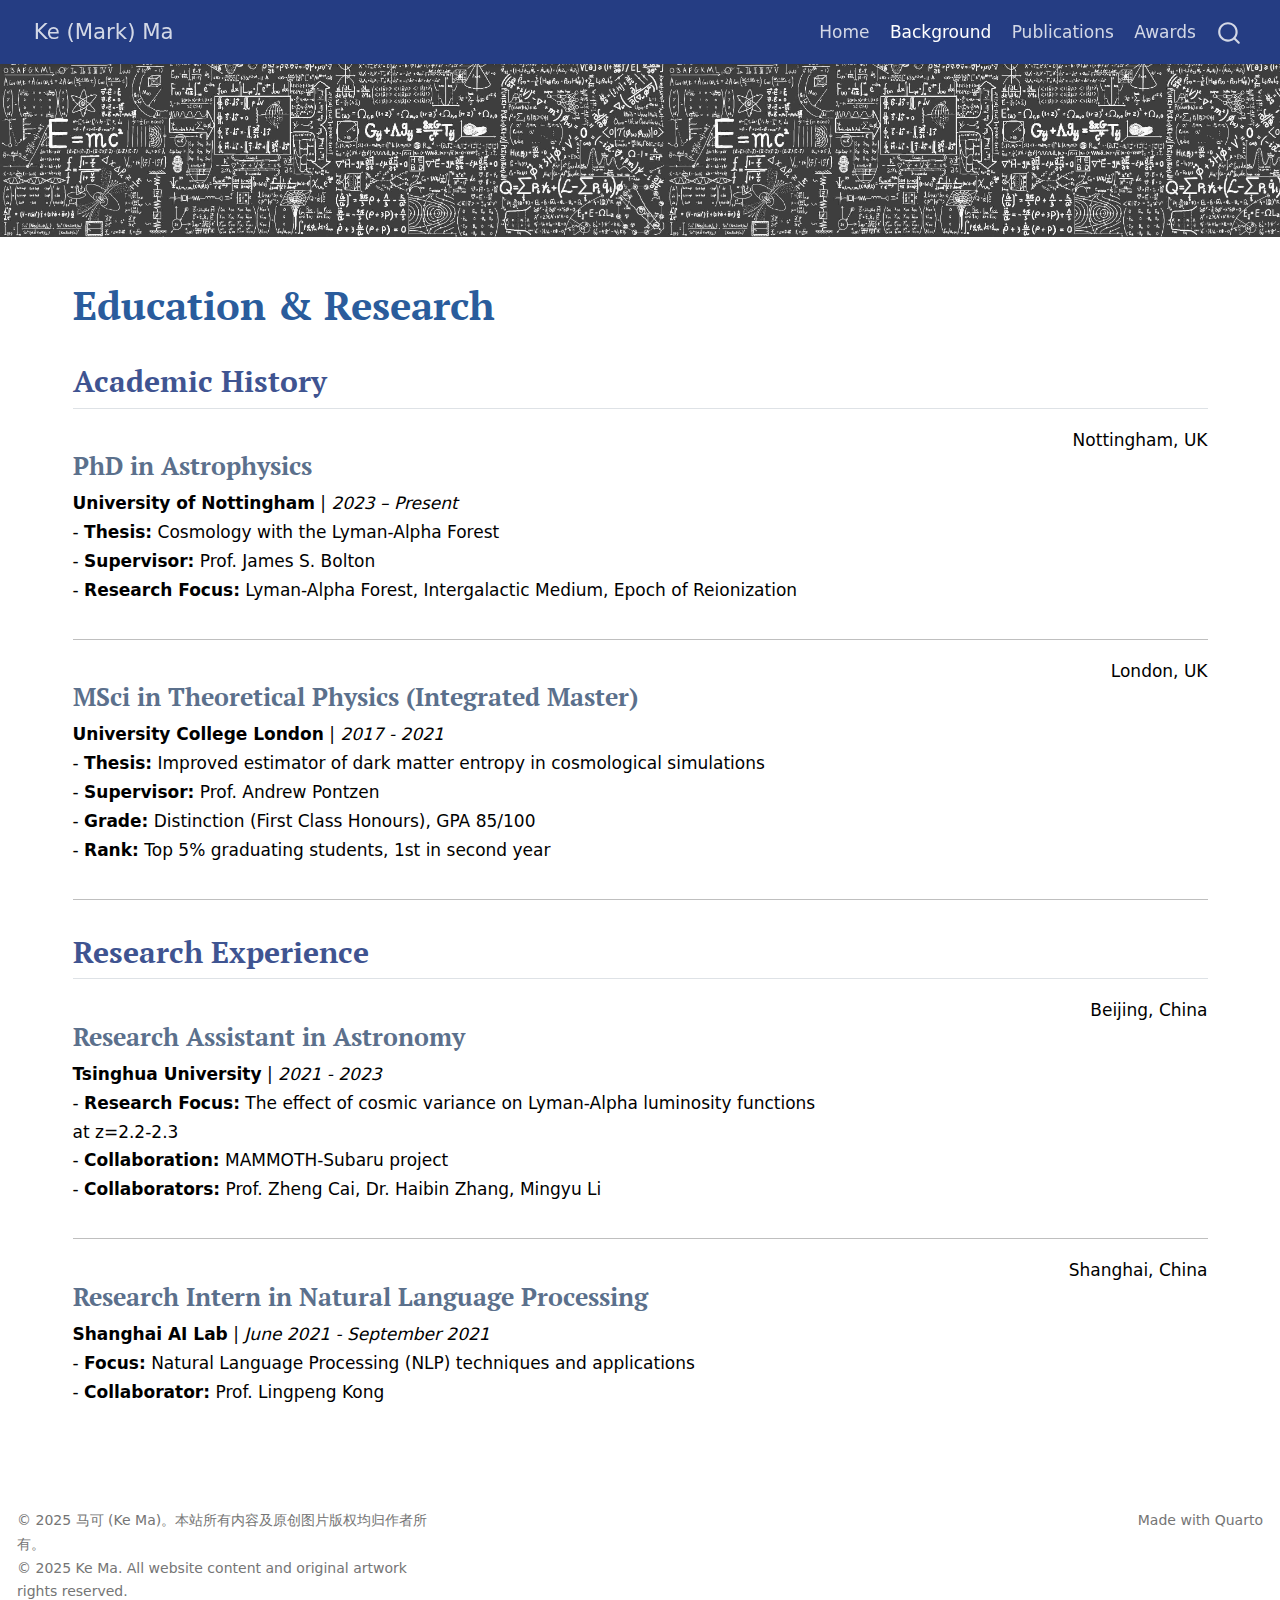
<file: docs/background.html>
<!DOCTYPE html>
<html xmlns="http://www.w3.org/1999/xhtml" lang="en" xml:lang="en"><head>

<meta charset="utf-8">
<meta name="generator" content="quarto-1.8.24">

<meta name="viewport" content="width=device-width, initial-scale=1.0, user-scalable=yes">


<title>Ke Ma Mark Nottingham UCL – Ke (Mark) Ma</title>
<style>
code{white-space: pre-wrap;}
span.smallcaps{font-variant: small-caps;}
div.columns{display: flex; gap: min(4vw, 1.5em);}
div.column{flex: auto; overflow-x: auto;}
div.hanging-indent{margin-left: 1.5em; text-indent: -1.5em;}
ul.task-list{list-style: none;}
ul.task-list li input[type="checkbox"] {
  width: 0.8em;
  margin: 0 0.8em 0.2em -1em; /* quarto-specific, see https://github.com/quarto-dev/quarto-cli/issues/4556 */ 
  vertical-align: middle;
}
</style>


<script src="site_libs/quarto-nav/quarto-nav.js"></script>
<script src="site_libs/quarto-nav/headroom.min.js"></script>
<script src="site_libs/clipboard/clipboard.min.js"></script>
<script src="site_libs/quarto-search/autocomplete.umd.js"></script>
<script src="site_libs/quarto-search/fuse.min.js"></script>
<script src="site_libs/quarto-search/quarto-search.js"></script>
<meta name="quarto:offset" content="./">
<link href="./images/site-logo.png" rel="icon" type="image/png">
<script src="site_libs/quarto-html/quarto.js" type="module"></script>
<script src="site_libs/quarto-html/tabsets/tabsets.js" type="module"></script>
<script src="site_libs/quarto-html/axe/axe-check.js" type="module"></script>
<script src="site_libs/quarto-html/popper.min.js"></script>
<script src="site_libs/quarto-html/tippy.umd.min.js"></script>
<script src="site_libs/quarto-html/anchor.min.js"></script>
<link href="site_libs/quarto-html/tippy.css" rel="stylesheet">
<link href="site_libs/quarto-html/quarto-syntax-highlighting-dc55a5b9e770e841cd82e46aadbfb9b0.css" rel="stylesheet" id="quarto-text-highlighting-styles">
<script src="site_libs/bootstrap/bootstrap.min.js"></script>
<link href="site_libs/bootstrap/bootstrap-icons.css" rel="stylesheet">
<link href="site_libs/bootstrap/bootstrap-f049fe1d685b678d1af834dbccfb16c1.min.css" rel="stylesheet" append-hash="true" id="quarto-bootstrap" data-mode="light">
<script id="quarto-search-options" type="application/json">{
  "location": "navbar",
  "copy-button": false,
  "collapse-after": 3,
  "panel-placement": "end",
  "type": "overlay",
  "limit": 50,
  "keyboard-shortcut": [
    "f",
    "/",
    "s"
  ],
  "show-item-context": false,
  "language": {
    "search-no-results-text": "No results",
    "search-matching-documents-text": "matching documents",
    "search-copy-link-title": "Copy link to search",
    "search-hide-matches-text": "Hide additional matches",
    "search-more-match-text": "more match in this document",
    "search-more-matches-text": "more matches in this document",
    "search-clear-button-title": "Clear",
    "search-text-placeholder": "",
    "search-detached-cancel-button-title": "Cancel",
    "search-submit-button-title": "Submit",
    "search-label": "Search"
  }
}</script>
<style>

      .quarto-title-block .quarto-title-banner h1,
      .quarto-title-block .quarto-title-banner h2,
      .quarto-title-block .quarto-title-banner h3,
      .quarto-title-block .quarto-title-banner h4,
      .quarto-title-block .quarto-title-banner h5,
      .quarto-title-block .quarto-title-banner h6
      {
        color: lightblue;
      }

      .quarto-title-block .quarto-title-banner {
        color: lightblue;
background-image: url(images/Equations_KM_2_compressed.jpg);
background-size: cover;
      }
</style>


<link rel="stylesheet" href="styles.css">
</head>

<body class="nav-fixed quarto-light">

<div id="quarto-search-results"></div>
  <header id="quarto-header" class="headroom fixed-top quarto-banner">
    <nav class="navbar navbar-expand-lg " data-bs-theme="dark">
      <div class="navbar-container container-fluid">
      <div class="navbar-brand-container mx-auto">
    <a href="./index.html" class="navbar-brand navbar-brand-logo">
    </a>
    <a class="navbar-brand" href="./index.html">
    <span class="navbar-title">Ke (Mark) Ma</span>
    </a>
  </div>
            <div id="quarto-search" class="" title="Search"></div>
          <button class="navbar-toggler" type="button" data-bs-toggle="collapse" data-bs-target="#navbarCollapse" aria-controls="navbarCollapse" role="menu" aria-expanded="false" aria-label="Toggle navigation" onclick="if (window.quartoToggleHeadroom) { window.quartoToggleHeadroom(); }">
  <span class="navbar-toggler-icon"></span>
</button>
          <div class="collapse navbar-collapse" id="navbarCollapse">
            <ul class="navbar-nav navbar-nav-scroll ms-auto">
  <li class="nav-item">
    <a class="nav-link" href="./index.html"> 
<span class="menu-text">Home</span></a>
  </li>  
  <li class="nav-item">
    <a class="nav-link active" href="./background.html" aria-current="page"> 
<span class="menu-text">Background</span></a>
  </li>  
  <li class="nav-item">
    <a class="nav-link" href="./publications.html"> 
<span class="menu-text">Publications</span></a>
  </li>  
  <li class="nav-item">
    <a class="nav-link" href="./awards.html"> 
<span class="menu-text">Awards</span></a>
  </li>  
</ul>
          </div> <!-- /navcollapse -->
            <div class="quarto-navbar-tools">
</div>
      </div> <!-- /container-fluid -->
    </nav>
</header>
<!-- content -->
<header id="title-block-header" class="quarto-title-block default page-columns page-full">
  <div class="quarto-title-banner page-columns page-full">
    <div class="quarto-title column-page">
      <h1 class="title">Ke Ma Mark Nottingham UCL</h1>
                      </div>
  </div>
    
  
  <div class="quarto-title-meta column-page">

      
    
      
    </div>
    
  
  </header><div id="quarto-content" class="quarto-container page-columns page-rows-contents page-layout-full page-navbar">
<!-- sidebar -->
<!-- margin-sidebar -->
    
<!-- main -->
<main class="content quarto-banner-title-block column-page" id="quarto-document-content">





<section id="education-research" class="level1">
<h1>Education &amp; Research</h1>
<section id="academic-history" class="level2">
<h2 class="anchored" data-anchor-id="academic-history">Academic History</h2>
<div class="grid">
<section id="phd-in-astrophysics" class="level3 g-col-12 g-col-md-8">
<h3 class="anchored" data-anchor-id="phd-in-astrophysics">PhD in Astrophysics</h3>
<p><strong>University of Nottingham</strong> | <em>2023 – Present</em><br>
- <strong>Thesis:</strong> Cosmology with the Lyman-Alpha Forest<br>
- <strong>Supervisor:</strong> Prof.&nbsp;James S. Bolton<br>
- <strong>Research Focus:</strong> Lyman-Alpha Forest, Intergalactic Medium, Epoch of Reionization</p>
</section>
<div class="g-col-12 g-col-md-4 text-md-end">
<p>Nottingham, UK</p>
</div>
</div>
<hr>
<div class="grid">
<section id="msci-in-theoretical-physics-integrated-master" class="level3 g-col-12 g-col-md-8">
<h3 class="anchored" data-anchor-id="msci-in-theoretical-physics-integrated-master">MSci in Theoretical Physics (Integrated Master)</h3>
<p><strong>University College London</strong> | <em>2017 - 2021</em><br>
- <strong>Thesis:</strong> Improved estimator of dark matter entropy in cosmological simulations<br>
- <strong>Supervisor:</strong> Prof.&nbsp;Andrew Pontzen<br>
- <strong>Grade:</strong> Distinction (First Class Honours), GPA 85/100<br>
- <strong>Rank:</strong> Top 5% graduating students, 1st in second year<br>
<!-- - **Relevant Coursework:** Nuclear and Particle Physics (97/100), Solid State Physics (96/100), Mathematical Methods (95/100), Cosmology (91/100), Advanced Quantum Theory (92/100), Electromagnetic Theory (91/100)   --></p>
</section>
<div class="g-col-12 g-col-md-4 text-md-end">
<p>London, UK</p>
</div>
</div>
<hr>
</section>
<section id="research-experience" class="level2">
<h2 class="anchored" data-anchor-id="research-experience">Research Experience</h2>
<div class="grid">
<section id="research-assistant-in-astronomy" class="level3 g-col-12 g-col-md-8">
<h3 class="anchored" data-anchor-id="research-assistant-in-astronomy">Research Assistant in Astronomy</h3>
<p><strong>Tsinghua University</strong> | <em>2021 - 2023</em><br>
- <strong>Research Focus:</strong> The effect of cosmic variance on Lyman-Alpha luminosity functions at z=2.2-2.3<br>
- <strong>Collaboration:</strong> MAMMOTH-Subaru project<br>
- <strong>Collaborators:</strong> Prof.&nbsp;Zheng Cai, Dr.&nbsp;Haibin Zhang, Mingyu Li</p>
</section>
<div class="g-col-12 g-col-md-4 text-md-end">
<p>Beijing, China</p>
</div>
</div>
<hr>
<div class="grid">
<section id="research-intern-in-natural-language-processing" class="level3 g-col-12 g-col-md-8">
<h3 class="anchored" data-anchor-id="research-intern-in-natural-language-processing">Research Intern in Natural Language Processing</h3>
<p><strong>Shanghai AI Lab</strong> | <em>June 2021 - September 2021</em><br>
- <strong>Focus:</strong> Natural Language Processing (NLP) techniques and applications<br>
- <strong>Collaborator:</strong> Prof.&nbsp;Lingpeng Kong</p>
</section>
<div class="g-col-12 g-col-md-4 text-md-end">
<p>Shanghai, China</p>
</div>
</div>


</section>
</section>

</main> <!-- /main -->
<script id="quarto-html-after-body" type="application/javascript">
  window.document.addEventListener("DOMContentLoaded", function (event) {
    const icon = "";
    const anchorJS = new window.AnchorJS();
    anchorJS.options = {
      placement: 'right',
      icon: icon
    };
    anchorJS.add('.anchored');
    const isCodeAnnotation = (el) => {
      for (const clz of el.classList) {
        if (clz.startsWith('code-annotation-')) {                     
          return true;
        }
      }
      return false;
    }
    const onCopySuccess = function(e) {
      // button target
      const button = e.trigger;
      // don't keep focus
      button.blur();
      // flash "checked"
      button.classList.add('code-copy-button-checked');
      var currentTitle = button.getAttribute("title");
      button.setAttribute("title", "Copied!");
      let tooltip;
      if (window.bootstrap) {
        button.setAttribute("data-bs-toggle", "tooltip");
        button.setAttribute("data-bs-placement", "left");
        button.setAttribute("data-bs-title", "Copied!");
        tooltip = new bootstrap.Tooltip(button, 
          { trigger: "manual", 
            customClass: "code-copy-button-tooltip",
            offset: [0, -8]});
        tooltip.show();    
      }
      setTimeout(function() {
        if (tooltip) {
          tooltip.hide();
          button.removeAttribute("data-bs-title");
          button.removeAttribute("data-bs-toggle");
          button.removeAttribute("data-bs-placement");
        }
        button.setAttribute("title", currentTitle);
        button.classList.remove('code-copy-button-checked');
      }, 1000);
      // clear code selection
      e.clearSelection();
    }
    const getTextToCopy = function(trigger) {
      const outerScaffold = trigger.parentElement.cloneNode(true);
      const codeEl = outerScaffold.querySelector('code');
      for (const childEl of codeEl.children) {
        if (isCodeAnnotation(childEl)) {
          childEl.remove();
        }
      }
      return codeEl.innerText;
    }
    const clipboard = new window.ClipboardJS('.code-copy-button:not([data-in-quarto-modal])', {
      text: getTextToCopy
    });
    clipboard.on('success', onCopySuccess);
    if (window.document.getElementById('quarto-embedded-source-code-modal')) {
      const clipboardModal = new window.ClipboardJS('.code-copy-button[data-in-quarto-modal]', {
        text: getTextToCopy,
        container: window.document.getElementById('quarto-embedded-source-code-modal')
      });
      clipboardModal.on('success', onCopySuccess);
    }
      var localhostRegex = new RegExp(/^(?:http|https):\/\/localhost\:?[0-9]*\//);
      var mailtoRegex = new RegExp(/^mailto:/);
        var filterRegex = new RegExp("https:\/\/Mark-Ke-MA\.github\.io");
      var isInternal = (href) => {
          return filterRegex.test(href) || localhostRegex.test(href) || mailtoRegex.test(href);
      }
      // Inspect non-navigation links and adorn them if external
     var links = window.document.querySelectorAll('a[href]:not(.nav-link):not(.navbar-brand):not(.toc-action):not(.sidebar-link):not(.sidebar-item-toggle):not(.pagination-link):not(.no-external):not([aria-hidden]):not(.dropdown-item):not(.quarto-navigation-tool):not(.about-link)');
      for (var i=0; i<links.length; i++) {
        const link = links[i];
        if (!isInternal(link.href)) {
          // undo the damage that might have been done by quarto-nav.js in the case of
          // links that we want to consider external
          if (link.dataset.originalHref !== undefined) {
            link.href = link.dataset.originalHref;
          }
        }
      }
    function tippyHover(el, contentFn, onTriggerFn, onUntriggerFn) {
      const config = {
        allowHTML: true,
        maxWidth: 500,
        delay: 100,
        arrow: false,
        appendTo: function(el) {
            return el.parentElement;
        },
        interactive: true,
        interactiveBorder: 10,
        theme: 'quarto',
        placement: 'bottom-start',
      };
      if (contentFn) {
        config.content = contentFn;
      }
      if (onTriggerFn) {
        config.onTrigger = onTriggerFn;
      }
      if (onUntriggerFn) {
        config.onUntrigger = onUntriggerFn;
      }
      window.tippy(el, config); 
    }
    const noterefs = window.document.querySelectorAll('a[role="doc-noteref"]');
    for (var i=0; i<noterefs.length; i++) {
      const ref = noterefs[i];
      tippyHover(ref, function() {
        // use id or data attribute instead here
        let href = ref.getAttribute('data-footnote-href') || ref.getAttribute('href');
        try { href = new URL(href).hash; } catch {}
        const id = href.replace(/^#\/?/, "");
        const note = window.document.getElementById(id);
        if (note) {
          return note.innerHTML;
        } else {
          return "";
        }
      });
    }
    const xrefs = window.document.querySelectorAll('a.quarto-xref');
    const processXRef = (id, note) => {
      // Strip column container classes
      const stripColumnClz = (el) => {
        el.classList.remove("page-full", "page-columns");
        if (el.children) {
          for (const child of el.children) {
            stripColumnClz(child);
          }
        }
      }
      stripColumnClz(note)
      if (id === null || id.startsWith('sec-')) {
        // Special case sections, only their first couple elements
        const container = document.createElement("div");
        if (note.children && note.children.length > 2) {
          container.appendChild(note.children[0].cloneNode(true));
          for (let i = 1; i < note.children.length; i++) {
            const child = note.children[i];
            if (child.tagName === "P" && child.innerText === "") {
              continue;
            } else {
              container.appendChild(child.cloneNode(true));
              break;
            }
          }
          if (window.Quarto?.typesetMath) {
            window.Quarto.typesetMath(container);
          }
          return container.innerHTML
        } else {
          if (window.Quarto?.typesetMath) {
            window.Quarto.typesetMath(note);
          }
          return note.innerHTML;
        }
      } else {
        // Remove any anchor links if they are present
        const anchorLink = note.querySelector('a.anchorjs-link');
        if (anchorLink) {
          anchorLink.remove();
        }
        if (window.Quarto?.typesetMath) {
          window.Quarto.typesetMath(note);
        }
        if (note.classList.contains("callout")) {
          return note.outerHTML;
        } else {
          return note.innerHTML;
        }
      }
    }
    for (var i=0; i<xrefs.length; i++) {
      const xref = xrefs[i];
      tippyHover(xref, undefined, function(instance) {
        instance.disable();
        let url = xref.getAttribute('href');
        let hash = undefined; 
        if (url.startsWith('#')) {
          hash = url;
        } else {
          try { hash = new URL(url).hash; } catch {}
        }
        if (hash) {
          const id = hash.replace(/^#\/?/, "");
          const note = window.document.getElementById(id);
          if (note !== null) {
            try {
              const html = processXRef(id, note.cloneNode(true));
              instance.setContent(html);
            } finally {
              instance.enable();
              instance.show();
            }
          } else {
            // See if we can fetch this
            fetch(url.split('#')[0])
            .then(res => res.text())
            .then(html => {
              const parser = new DOMParser();
              const htmlDoc = parser.parseFromString(html, "text/html");
              const note = htmlDoc.getElementById(id);
              if (note !== null) {
                const html = processXRef(id, note);
                instance.setContent(html);
              } 
            }).finally(() => {
              instance.enable();
              instance.show();
            });
          }
        } else {
          // See if we can fetch a full url (with no hash to target)
          // This is a special case and we should probably do some content thinning / targeting
          fetch(url)
          .then(res => res.text())
          .then(html => {
            const parser = new DOMParser();
            const htmlDoc = parser.parseFromString(html, "text/html");
            const note = htmlDoc.querySelector('main.content');
            if (note !== null) {
              // This should only happen for chapter cross references
              // (since there is no id in the URL)
              // remove the first header
              if (note.children.length > 0 && note.children[0].tagName === "HEADER") {
                note.children[0].remove();
              }
              const html = processXRef(null, note);
              instance.setContent(html);
            } 
          }).finally(() => {
            instance.enable();
            instance.show();
          });
        }
      }, function(instance) {
      });
    }
        let selectedAnnoteEl;
        const selectorForAnnotation = ( cell, annotation) => {
          let cellAttr = 'data-code-cell="' + cell + '"';
          let lineAttr = 'data-code-annotation="' +  annotation + '"';
          const selector = 'span[' + cellAttr + '][' + lineAttr + ']';
          return selector;
        }
        const selectCodeLines = (annoteEl) => {
          const doc = window.document;
          const targetCell = annoteEl.getAttribute("data-target-cell");
          const targetAnnotation = annoteEl.getAttribute("data-target-annotation");
          const annoteSpan = window.document.querySelector(selectorForAnnotation(targetCell, targetAnnotation));
          const lines = annoteSpan.getAttribute("data-code-lines").split(",");
          const lineIds = lines.map((line) => {
            return targetCell + "-" + line;
          })
          let top = null;
          let height = null;
          let parent = null;
          if (lineIds.length > 0) {
              //compute the position of the single el (top and bottom and make a div)
              const el = window.document.getElementById(lineIds[0]);
              top = el.offsetTop;
              height = el.offsetHeight;
              parent = el.parentElement.parentElement;
            if (lineIds.length > 1) {
              const lastEl = window.document.getElementById(lineIds[lineIds.length - 1]);
              const bottom = lastEl.offsetTop + lastEl.offsetHeight;
              height = bottom - top;
            }
            if (top !== null && height !== null && parent !== null) {
              // cook up a div (if necessary) and position it 
              let div = window.document.getElementById("code-annotation-line-highlight");
              if (div === null) {
                div = window.document.createElement("div");
                div.setAttribute("id", "code-annotation-line-highlight");
                div.style.position = 'absolute';
                parent.appendChild(div);
              }
              div.style.top = top - 2 + "px";
              div.style.height = height + 4 + "px";
              div.style.left = 0;
              let gutterDiv = window.document.getElementById("code-annotation-line-highlight-gutter");
              if (gutterDiv === null) {
                gutterDiv = window.document.createElement("div");
                gutterDiv.setAttribute("id", "code-annotation-line-highlight-gutter");
                gutterDiv.style.position = 'absolute';
                const codeCell = window.document.getElementById(targetCell);
                const gutter = codeCell.querySelector('.code-annotation-gutter');
                gutter.appendChild(gutterDiv);
              }
              gutterDiv.style.top = top - 2 + "px";
              gutterDiv.style.height = height + 4 + "px";
            }
            selectedAnnoteEl = annoteEl;
          }
        };
        const unselectCodeLines = () => {
          const elementsIds = ["code-annotation-line-highlight", "code-annotation-line-highlight-gutter"];
          elementsIds.forEach((elId) => {
            const div = window.document.getElementById(elId);
            if (div) {
              div.remove();
            }
          });
          selectedAnnoteEl = undefined;
        };
          // Handle positioning of the toggle
      window.addEventListener(
        "resize",
        throttle(() => {
          elRect = undefined;
          if (selectedAnnoteEl) {
            selectCodeLines(selectedAnnoteEl);
          }
        }, 10)
      );
      function throttle(fn, ms) {
      let throttle = false;
      let timer;
        return (...args) => {
          if(!throttle) { // first call gets through
              fn.apply(this, args);
              throttle = true;
          } else { // all the others get throttled
              if(timer) clearTimeout(timer); // cancel #2
              timer = setTimeout(() => {
                fn.apply(this, args);
                timer = throttle = false;
              }, ms);
          }
        };
      }
        // Attach click handler to the DT
        const annoteDls = window.document.querySelectorAll('dt[data-target-cell]');
        for (const annoteDlNode of annoteDls) {
          annoteDlNode.addEventListener('click', (event) => {
            const clickedEl = event.target;
            if (clickedEl !== selectedAnnoteEl) {
              unselectCodeLines();
              const activeEl = window.document.querySelector('dt[data-target-cell].code-annotation-active');
              if (activeEl) {
                activeEl.classList.remove('code-annotation-active');
              }
              selectCodeLines(clickedEl);
              clickedEl.classList.add('code-annotation-active');
            } else {
              // Unselect the line
              unselectCodeLines();
              clickedEl.classList.remove('code-annotation-active');
            }
          });
        }
    const findCites = (el) => {
      const parentEl = el.parentElement;
      if (parentEl) {
        const cites = parentEl.dataset.cites;
        if (cites) {
          return {
            el,
            cites: cites.split(' ')
          };
        } else {
          return findCites(el.parentElement)
        }
      } else {
        return undefined;
      }
    };
    var bibliorefs = window.document.querySelectorAll('a[role="doc-biblioref"]');
    for (var i=0; i<bibliorefs.length; i++) {
      const ref = bibliorefs[i];
      const citeInfo = findCites(ref);
      if (citeInfo) {
        tippyHover(citeInfo.el, function() {
          var popup = window.document.createElement('div');
          citeInfo.cites.forEach(function(cite) {
            var citeDiv = window.document.createElement('div');
            citeDiv.classList.add('hanging-indent');
            citeDiv.classList.add('csl-entry');
            var biblioDiv = window.document.getElementById('ref-' + cite);
            if (biblioDiv) {
              citeDiv.innerHTML = biblioDiv.innerHTML;
            }
            popup.appendChild(citeDiv);
          });
          return popup.innerHTML;
        });
      }
    }
  });
  </script>
</div> <!-- /content -->
<footer class="footer">
  <div class="nav-footer">
    <div class="nav-footer-left">
<p>© 2025 <a href="mailto:markma501x@gmail.com">马可 (Ke Ma)</a>。本站所有内容及原创图片版权均归作者所有。<br>
© 2025 <a href="mailto:markma501x@gmail.com">Ke Ma</a>. All website content and original artwork rights reserved.<br></p>
</div>   
    <div class="nav-footer-center">
      &nbsp;
    </div>
    <div class="nav-footer-right">
<p>Made with <a href="https://quarto.org/">Quarto</a><br></p>
</div>
  </div>
</footer>




</body></html>
</file>
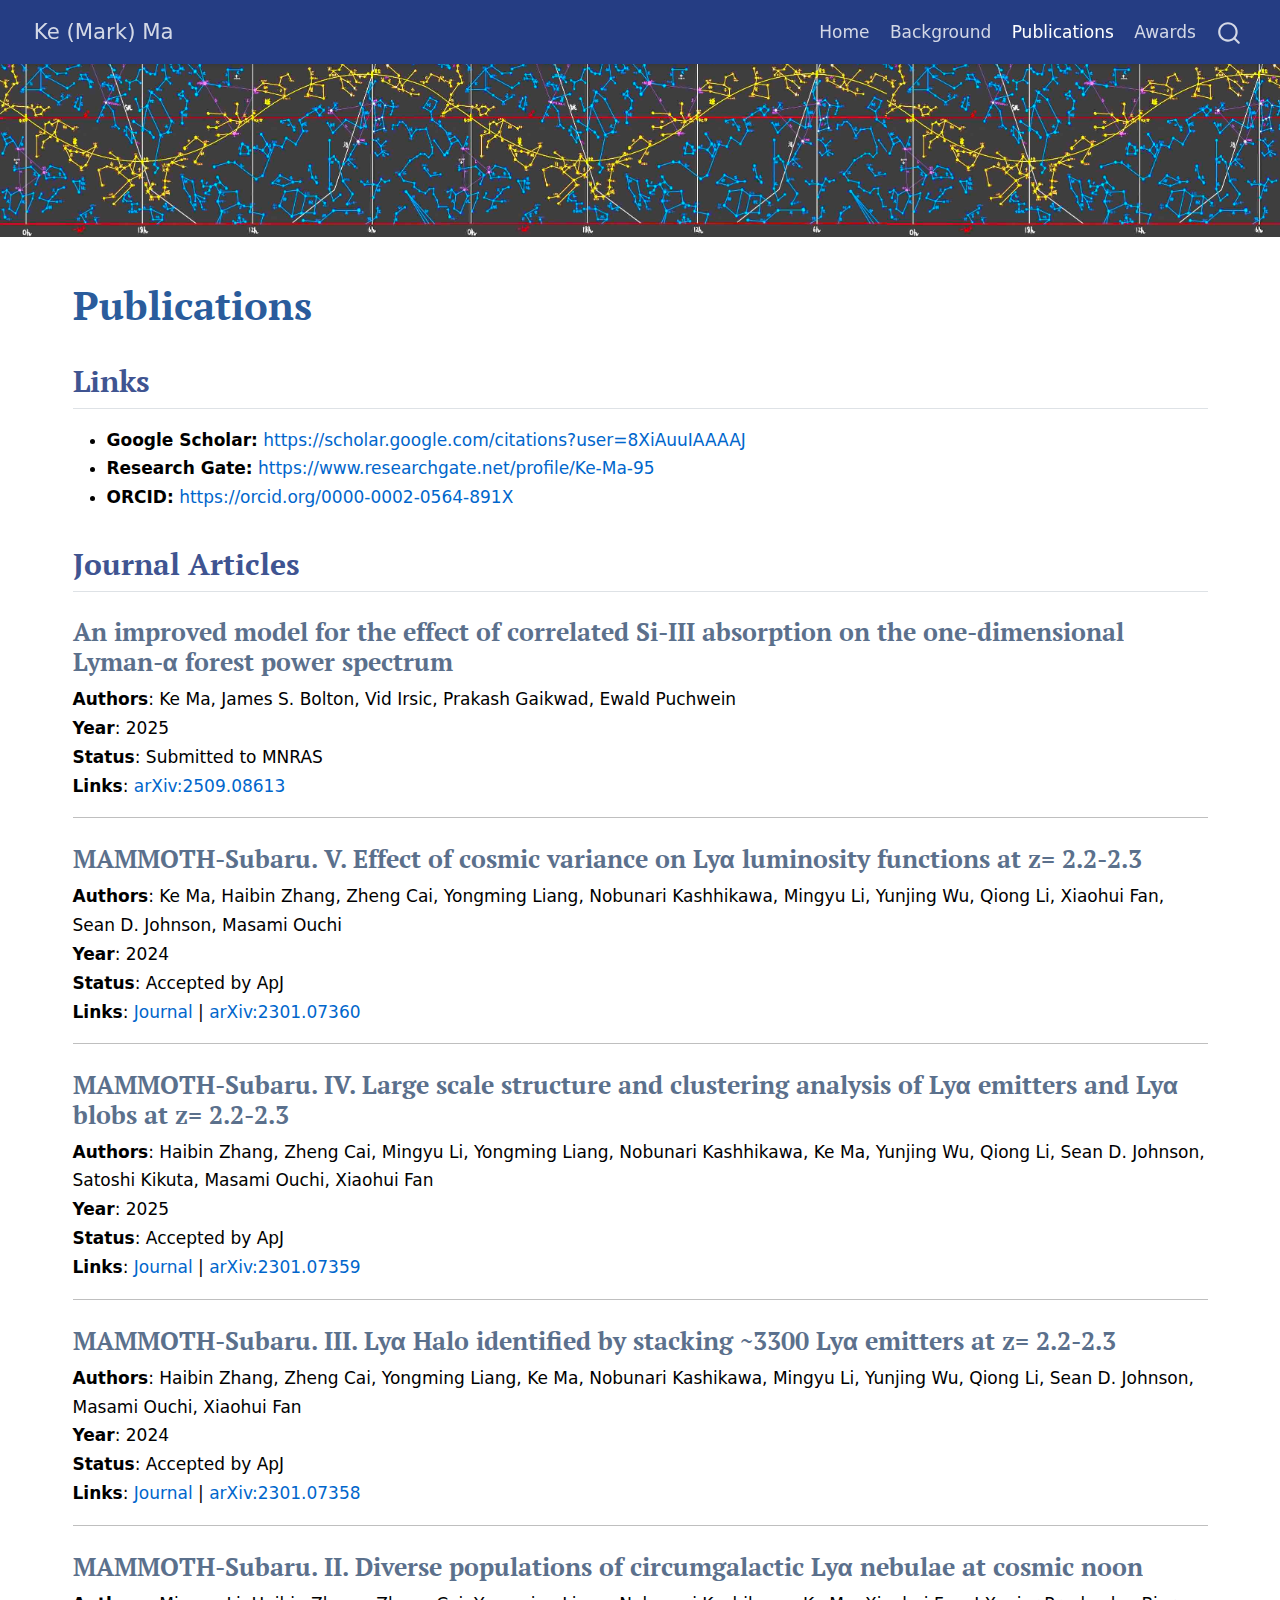
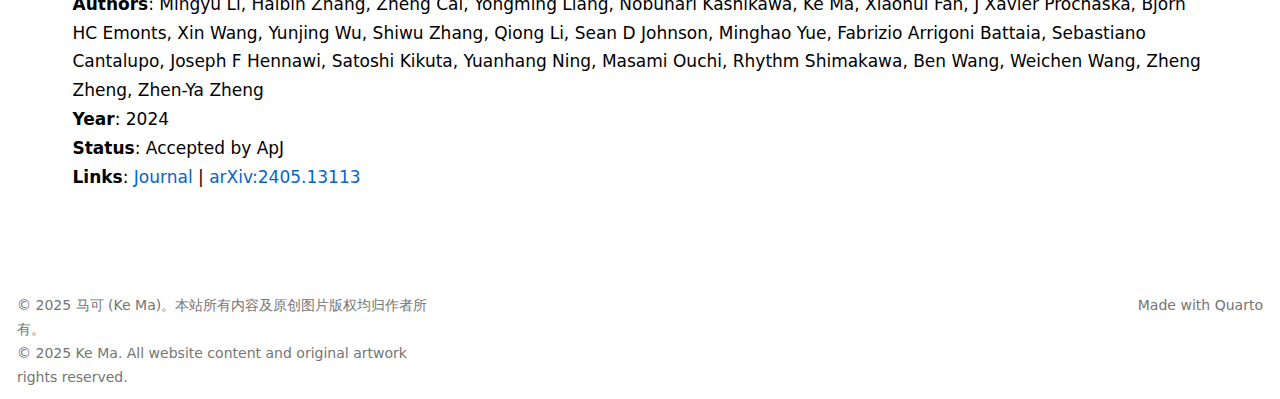
<file: docs/publications.html>
<!DOCTYPE html>
<html xmlns="http://www.w3.org/1999/xhtml" lang="en" xml:lang="en"><head>

<meta charset="utf-8">
<meta name="generator" content="quarto-1.8.24">

<meta name="viewport" content="width=device-width, initial-scale=1.0, user-scalable=yes">


<title>Ke Ma Mark 马可 Astronomy – Ke (Mark) Ma</title>
<style>
code{white-space: pre-wrap;}
span.smallcaps{font-variant: small-caps;}
div.columns{display: flex; gap: min(4vw, 1.5em);}
div.column{flex: auto; overflow-x: auto;}
div.hanging-indent{margin-left: 1.5em; text-indent: -1.5em;}
ul.task-list{list-style: none;}
ul.task-list li input[type="checkbox"] {
  width: 0.8em;
  margin: 0 0.8em 0.2em -1em; /* quarto-specific, see https://github.com/quarto-dev/quarto-cli/issues/4556 */ 
  vertical-align: middle;
}
</style>


<script src="site_libs/quarto-nav/quarto-nav.js"></script>
<script src="site_libs/quarto-nav/headroom.min.js"></script>
<script src="site_libs/clipboard/clipboard.min.js"></script>
<script src="site_libs/quarto-search/autocomplete.umd.js"></script>
<script src="site_libs/quarto-search/fuse.min.js"></script>
<script src="site_libs/quarto-search/quarto-search.js"></script>
<meta name="quarto:offset" content="./">
<link href="./images/site-logo.png" rel="icon" type="image/png">
<script src="site_libs/quarto-html/quarto.js" type="module"></script>
<script src="site_libs/quarto-html/tabsets/tabsets.js" type="module"></script>
<script src="site_libs/quarto-html/axe/axe-check.js" type="module"></script>
<script src="site_libs/quarto-html/popper.min.js"></script>
<script src="site_libs/quarto-html/tippy.umd.min.js"></script>
<script src="site_libs/quarto-html/anchor.min.js"></script>
<link href="site_libs/quarto-html/tippy.css" rel="stylesheet">
<link href="site_libs/quarto-html/quarto-syntax-highlighting-dc55a5b9e770e841cd82e46aadbfb9b0.css" rel="stylesheet" id="quarto-text-highlighting-styles">
<script src="site_libs/bootstrap/bootstrap.min.js"></script>
<link href="site_libs/bootstrap/bootstrap-icons.css" rel="stylesheet">
<link href="site_libs/bootstrap/bootstrap-f049fe1d685b678d1af834dbccfb16c1.min.css" rel="stylesheet" append-hash="true" id="quarto-bootstrap" data-mode="light">
<script id="quarto-search-options" type="application/json">{
  "location": "navbar",
  "copy-button": false,
  "collapse-after": 3,
  "panel-placement": "end",
  "type": "overlay",
  "limit": 50,
  "keyboard-shortcut": [
    "f",
    "/",
    "s"
  ],
  "show-item-context": false,
  "language": {
    "search-no-results-text": "No results",
    "search-matching-documents-text": "matching documents",
    "search-copy-link-title": "Copy link to search",
    "search-hide-matches-text": "Hide additional matches",
    "search-more-match-text": "more match in this document",
    "search-more-matches-text": "more matches in this document",
    "search-clear-button-title": "Clear",
    "search-text-placeholder": "",
    "search-detached-cancel-button-title": "Cancel",
    "search-submit-button-title": "Submit",
    "search-label": "Search"
  }
}</script>
<style>

      .quarto-title-block .quarto-title-banner h1,
      .quarto-title-block .quarto-title-banner h2,
      .quarto-title-block .quarto-title-banner h3,
      .quarto-title-block .quarto-title-banner h4,
      .quarto-title-block .quarto-title-banner h5,
      .quarto-title-block .quarto-title-banner h6
      {
        color: lightblue;
      }

      .quarto-title-block .quarto-title-banner {
        color: lightblue;
background-image: url(images/Equations_KM_3_compressed.jpg);
background-size: cover;
      }
</style>


<link rel="stylesheet" href="styles.css">
</head>

<body class="nav-fixed quarto-light">

<div id="quarto-search-results"></div>
  <header id="quarto-header" class="headroom fixed-top quarto-banner">
    <nav class="navbar navbar-expand-lg " data-bs-theme="dark">
      <div class="navbar-container container-fluid">
      <div class="navbar-brand-container mx-auto">
    <a href="./index.html" class="navbar-brand navbar-brand-logo">
    </a>
    <a class="navbar-brand" href="./index.html">
    <span class="navbar-title">Ke (Mark) Ma</span>
    </a>
  </div>
            <div id="quarto-search" class="" title="Search"></div>
          <button class="navbar-toggler" type="button" data-bs-toggle="collapse" data-bs-target="#navbarCollapse" aria-controls="navbarCollapse" role="menu" aria-expanded="false" aria-label="Toggle navigation" onclick="if (window.quartoToggleHeadroom) { window.quartoToggleHeadroom(); }">
  <span class="navbar-toggler-icon"></span>
</button>
          <div class="collapse navbar-collapse" id="navbarCollapse">
            <ul class="navbar-nav navbar-nav-scroll ms-auto">
  <li class="nav-item">
    <a class="nav-link" href="./index.html"> 
<span class="menu-text">Home</span></a>
  </li>  
  <li class="nav-item">
    <a class="nav-link" href="./background.html"> 
<span class="menu-text">Background</span></a>
  </li>  
  <li class="nav-item">
    <a class="nav-link active" href="./publications.html" aria-current="page"> 
<span class="menu-text">Publications</span></a>
  </li>  
  <li class="nav-item">
    <a class="nav-link" href="./awards.html"> 
<span class="menu-text">Awards</span></a>
  </li>  
</ul>
          </div> <!-- /navcollapse -->
            <div class="quarto-navbar-tools">
</div>
      </div> <!-- /container-fluid -->
    </nav>
</header>
<!-- content -->
<header id="title-block-header" class="quarto-title-block default page-columns page-full">
  <div class="quarto-title-banner page-columns page-full">
    <div class="quarto-title column-page">
      <h1 class="title">Ke Ma Mark 马可 Astronomy</h1>
                      </div>
  </div>
    
  
  <div class="quarto-title-meta column-page">

      
    
      
    </div>
    
  
  </header><div id="quarto-content" class="quarto-container page-columns page-rows-contents page-layout-full page-navbar">
<!-- sidebar -->
<!-- margin-sidebar -->
    
<!-- main -->
<main class="content quarto-banner-title-block column-page" id="quarto-document-content">





<section id="publications" class="level1">
<h1>Publications</h1>
<section id="links" class="level2">
<h2 class="anchored" data-anchor-id="links">Links</h2>
<ul>
<li><strong>Google Scholar:</strong> <a href="https://scholar.google.com/citations?user=8XiAuuIAAAAJ">https://scholar.google.com/citations?user=8XiAuuIAAAAJ</a><br>
</li>
<li><strong>Research Gate:</strong> <a href="https://www.researchgate.net/profile/Ke-Ma-95">https://www.researchgate.net/profile/Ke-Ma-95</a><br>
</li>
<li><strong>ORCID:</strong> <a href="https://orcid.org/0000-0002-0564-891X">https://orcid.org/0000-0002-0564-891X</a></li>
</ul>
</section>
<section id="journal-articles" class="level2">
<h2 class="anchored" data-anchor-id="journal-articles">Journal Articles</h2>
<section id="an-improved-model-for-the-effect-of-correlated-si-iii-absorption-on-the-one-dimensional-lyman-α-forest-power-spectrum" class="level3">
<h3 class="anchored" data-anchor-id="an-improved-model-for-the-effect-of-correlated-si-iii-absorption-on-the-one-dimensional-lyman-α-forest-power-spectrum">An improved model for the effect of correlated Si-III absorption on the one-dimensional Lyman-α forest power spectrum</h3>
<p><strong>Authors</strong>: Ke Ma, James S. Bolton, Vid Irsic, Prakash Gaikwad, Ewald Puchwein<br>
<strong>Year</strong>: 2025<br>
<strong>Status</strong>: Submitted to MNRAS<br>
<strong>Links</strong>: <a href="https://arxiv.org/abs/2509.08613">arXiv:2509.08613</a></p>
<hr>
</section>
<section id="mammoth-subaru.-v.-effect-of-cosmic-variance-on-lyα-luminosity-functions-at-z-2.2-2.3" class="level3">
<h3 class="anchored" data-anchor-id="mammoth-subaru.-v.-effect-of-cosmic-variance-on-lyα-luminosity-functions-at-z-2.2-2.3">MAMMOTH-Subaru. V. Effect of cosmic variance on Lyα luminosity functions at z= 2.2-2.3</h3>
<p><strong>Authors</strong>: Ke Ma, Haibin Zhang, Zheng Cai, Yongming Liang, Nobunari Kashhikawa, Mingyu Li, Yunjing Wu, Qiong Li, Xiaohui Fan, Sean D. Johnson, Masami Ouchi<br>
<strong>Year</strong>: 2024<br>
<strong>Status</strong>: Accepted by ApJ<br>
<strong>Links</strong>: <a href="https://iopscience.iop.org/article/10.3847/1538-4357/ad04da/meta">Journal</a> | <a href="https://arxiv.org/abs/2301.07360">arXiv:2301.07360</a></p>
<hr>
</section>
<section id="mammoth-subaru.-iv.-large-scale-structure-and-clustering-analysis-of-lyα-emitters-and-lyα-blobs-at-z-2.2-2.3" class="level3">
<h3 class="anchored" data-anchor-id="mammoth-subaru.-iv.-large-scale-structure-and-clustering-analysis-of-lyα-emitters-and-lyα-blobs-at-z-2.2-2.3">MAMMOTH-Subaru. IV. Large scale structure and clustering analysis of Lyα emitters and Lyα blobs at z= 2.2-2.3</h3>
<p><strong>Authors</strong>: Haibin Zhang, Zheng Cai, Mingyu Li, Yongming Liang, Nobunari Kashhikawa, Ke Ma, Yunjing Wu, Qiong Li, Sean D. Johnson, Satoshi Kikuta, Masami Ouchi, Xiaohui Fan<br>
<strong>Year</strong>: 2025<br>
<strong>Status</strong>: Accepted by ApJ<br>
<strong>Links</strong>: <a href="https://iopscience.iop.org/article/10.3847/1538-4357/adb41b/meta">Journal</a> | <a href="https://arxiv.org/abs/2301.07359">arXiv:2301.07359</a></p>
<hr>
</section>
<section id="mammoth-subaru.-iii.-lyα-halo-identified-by-stacking-3300-lyα-emitters-at-z-2.2-2.3" class="level3">
<h3 class="anchored" data-anchor-id="mammoth-subaru.-iii.-lyα-halo-identified-by-stacking-3300-lyα-emitters-at-z-2.2-2.3">MAMMOTH-Subaru. III. Lyα Halo identified by stacking ~3300 Lyα emitters at z= 2.2-2.3</h3>
<p><strong>Authors</strong>: Haibin Zhang, Zheng Cai, Yongming Liang, Ke Ma, Nobunari Kashikawa, Mingyu Li, Yunjing Wu, Qiong Li, Sean D. Johnson, Masami Ouchi, Xiaohui Fan<br>
<strong>Year</strong>: 2024<br>
<strong>Status</strong>: Accepted by ApJ<br>
<strong>Links</strong>: <a href="https://iopscience.iop.org/article/10.3847/1538-4357/ad07d3/meta">Journal</a> | <a href="https://arxiv.org/abs/2301.07358">arXiv:2301.07358</a></p>
<hr>
</section>
<section id="mammoth-subaru.-ii.-diverse-populations-of-circumgalactic-lyα-nebulae-at-cosmic-noon" class="level3">
<h3 class="anchored" data-anchor-id="mammoth-subaru.-ii.-diverse-populations-of-circumgalactic-lyα-nebulae-at-cosmic-noon">MAMMOTH-Subaru. II. Diverse populations of circumgalactic Lyα nebulae at cosmic noon</h3>
<p><strong>Authors</strong>: Mingyu Li, Haibin Zhang, Zheng Cai, Yongming Liang, Nobunari Kashikawa, Ke Ma, Xiaohui Fan, J Xavier Prochaska, Bjorn HC Emonts, Xin Wang, Yunjing Wu, Shiwu Zhang, Qiong Li, Sean D Johnson, Minghao Yue, Fabrizio Arrigoni Battaia, Sebastiano Cantalupo, Joseph F Hennawi, Satoshi Kikuta, Yuanhang Ning, Masami Ouchi, Rhythm Shimakawa, Ben Wang, Weichen Wang, Zheng Zheng, Zhen-Ya Zheng<br>
<strong>Year</strong>: 2024<br>
<strong>Status</strong>: Accepted by ApJ<br>
<strong>Links</strong>: <a href="https://iopscience.iop.org/article/10.3847/1538-4365/ad812c/meta">Journal</a> | <a href="https://arxiv.org/abs/2405.13113">arXiv:2405.13113</a></p>


</section>
</section>
</section>

</main> <!-- /main -->
<script id="quarto-html-after-body" type="application/javascript">
  window.document.addEventListener("DOMContentLoaded", function (event) {
    const icon = "";
    const anchorJS = new window.AnchorJS();
    anchorJS.options = {
      placement: 'right',
      icon: icon
    };
    anchorJS.add('.anchored');
    const isCodeAnnotation = (el) => {
      for (const clz of el.classList) {
        if (clz.startsWith('code-annotation-')) {                     
          return true;
        }
      }
      return false;
    }
    const onCopySuccess = function(e) {
      // button target
      const button = e.trigger;
      // don't keep focus
      button.blur();
      // flash "checked"
      button.classList.add('code-copy-button-checked');
      var currentTitle = button.getAttribute("title");
      button.setAttribute("title", "Copied!");
      let tooltip;
      if (window.bootstrap) {
        button.setAttribute("data-bs-toggle", "tooltip");
        button.setAttribute("data-bs-placement", "left");
        button.setAttribute("data-bs-title", "Copied!");
        tooltip = new bootstrap.Tooltip(button, 
          { trigger: "manual", 
            customClass: "code-copy-button-tooltip",
            offset: [0, -8]});
        tooltip.show();    
      }
      setTimeout(function() {
        if (tooltip) {
          tooltip.hide();
          button.removeAttribute("data-bs-title");
          button.removeAttribute("data-bs-toggle");
          button.removeAttribute("data-bs-placement");
        }
        button.setAttribute("title", currentTitle);
        button.classList.remove('code-copy-button-checked');
      }, 1000);
      // clear code selection
      e.clearSelection();
    }
    const getTextToCopy = function(trigger) {
      const outerScaffold = trigger.parentElement.cloneNode(true);
      const codeEl = outerScaffold.querySelector('code');
      for (const childEl of codeEl.children) {
        if (isCodeAnnotation(childEl)) {
          childEl.remove();
        }
      }
      return codeEl.innerText;
    }
    const clipboard = new window.ClipboardJS('.code-copy-button:not([data-in-quarto-modal])', {
      text: getTextToCopy
    });
    clipboard.on('success', onCopySuccess);
    if (window.document.getElementById('quarto-embedded-source-code-modal')) {
      const clipboardModal = new window.ClipboardJS('.code-copy-button[data-in-quarto-modal]', {
        text: getTextToCopy,
        container: window.document.getElementById('quarto-embedded-source-code-modal')
      });
      clipboardModal.on('success', onCopySuccess);
    }
      var localhostRegex = new RegExp(/^(?:http|https):\/\/localhost\:?[0-9]*\//);
      var mailtoRegex = new RegExp(/^mailto:/);
        var filterRegex = new RegExp("https:\/\/Mark-Ke-MA\.github\.io");
      var isInternal = (href) => {
          return filterRegex.test(href) || localhostRegex.test(href) || mailtoRegex.test(href);
      }
      // Inspect non-navigation links and adorn them if external
     var links = window.document.querySelectorAll('a[href]:not(.nav-link):not(.navbar-brand):not(.toc-action):not(.sidebar-link):not(.sidebar-item-toggle):not(.pagination-link):not(.no-external):not([aria-hidden]):not(.dropdown-item):not(.quarto-navigation-tool):not(.about-link)');
      for (var i=0; i<links.length; i++) {
        const link = links[i];
        if (!isInternal(link.href)) {
          // undo the damage that might have been done by quarto-nav.js in the case of
          // links that we want to consider external
          if (link.dataset.originalHref !== undefined) {
            link.href = link.dataset.originalHref;
          }
        }
      }
    function tippyHover(el, contentFn, onTriggerFn, onUntriggerFn) {
      const config = {
        allowHTML: true,
        maxWidth: 500,
        delay: 100,
        arrow: false,
        appendTo: function(el) {
            return el.parentElement;
        },
        interactive: true,
        interactiveBorder: 10,
        theme: 'quarto',
        placement: 'bottom-start',
      };
      if (contentFn) {
        config.content = contentFn;
      }
      if (onTriggerFn) {
        config.onTrigger = onTriggerFn;
      }
      if (onUntriggerFn) {
        config.onUntrigger = onUntriggerFn;
      }
      window.tippy(el, config); 
    }
    const noterefs = window.document.querySelectorAll('a[role="doc-noteref"]');
    for (var i=0; i<noterefs.length; i++) {
      const ref = noterefs[i];
      tippyHover(ref, function() {
        // use id or data attribute instead here
        let href = ref.getAttribute('data-footnote-href') || ref.getAttribute('href');
        try { href = new URL(href).hash; } catch {}
        const id = href.replace(/^#\/?/, "");
        const note = window.document.getElementById(id);
        if (note) {
          return note.innerHTML;
        } else {
          return "";
        }
      });
    }
    const xrefs = window.document.querySelectorAll('a.quarto-xref');
    const processXRef = (id, note) => {
      // Strip column container classes
      const stripColumnClz = (el) => {
        el.classList.remove("page-full", "page-columns");
        if (el.children) {
          for (const child of el.children) {
            stripColumnClz(child);
          }
        }
      }
      stripColumnClz(note)
      if (id === null || id.startsWith('sec-')) {
        // Special case sections, only their first couple elements
        const container = document.createElement("div");
        if (note.children && note.children.length > 2) {
          container.appendChild(note.children[0].cloneNode(true));
          for (let i = 1; i < note.children.length; i++) {
            const child = note.children[i];
            if (child.tagName === "P" && child.innerText === "") {
              continue;
            } else {
              container.appendChild(child.cloneNode(true));
              break;
            }
          }
          if (window.Quarto?.typesetMath) {
            window.Quarto.typesetMath(container);
          }
          return container.innerHTML
        } else {
          if (window.Quarto?.typesetMath) {
            window.Quarto.typesetMath(note);
          }
          return note.innerHTML;
        }
      } else {
        // Remove any anchor links if they are present
        const anchorLink = note.querySelector('a.anchorjs-link');
        if (anchorLink) {
          anchorLink.remove();
        }
        if (window.Quarto?.typesetMath) {
          window.Quarto.typesetMath(note);
        }
        if (note.classList.contains("callout")) {
          return note.outerHTML;
        } else {
          return note.innerHTML;
        }
      }
    }
    for (var i=0; i<xrefs.length; i++) {
      const xref = xrefs[i];
      tippyHover(xref, undefined, function(instance) {
        instance.disable();
        let url = xref.getAttribute('href');
        let hash = undefined; 
        if (url.startsWith('#')) {
          hash = url;
        } else {
          try { hash = new URL(url).hash; } catch {}
        }
        if (hash) {
          const id = hash.replace(/^#\/?/, "");
          const note = window.document.getElementById(id);
          if (note !== null) {
            try {
              const html = processXRef(id, note.cloneNode(true));
              instance.setContent(html);
            } finally {
              instance.enable();
              instance.show();
            }
          } else {
            // See if we can fetch this
            fetch(url.split('#')[0])
            .then(res => res.text())
            .then(html => {
              const parser = new DOMParser();
              const htmlDoc = parser.parseFromString(html, "text/html");
              const note = htmlDoc.getElementById(id);
              if (note !== null) {
                const html = processXRef(id, note);
                instance.setContent(html);
              } 
            }).finally(() => {
              instance.enable();
              instance.show();
            });
          }
        } else {
          // See if we can fetch a full url (with no hash to target)
          // This is a special case and we should probably do some content thinning / targeting
          fetch(url)
          .then(res => res.text())
          .then(html => {
            const parser = new DOMParser();
            const htmlDoc = parser.parseFromString(html, "text/html");
            const note = htmlDoc.querySelector('main.content');
            if (note !== null) {
              // This should only happen for chapter cross references
              // (since there is no id in the URL)
              // remove the first header
              if (note.children.length > 0 && note.children[0].tagName === "HEADER") {
                note.children[0].remove();
              }
              const html = processXRef(null, note);
              instance.setContent(html);
            } 
          }).finally(() => {
            instance.enable();
            instance.show();
          });
        }
      }, function(instance) {
      });
    }
        let selectedAnnoteEl;
        const selectorForAnnotation = ( cell, annotation) => {
          let cellAttr = 'data-code-cell="' + cell + '"';
          let lineAttr = 'data-code-annotation="' +  annotation + '"';
          const selector = 'span[' + cellAttr + '][' + lineAttr + ']';
          return selector;
        }
        const selectCodeLines = (annoteEl) => {
          const doc = window.document;
          const targetCell = annoteEl.getAttribute("data-target-cell");
          const targetAnnotation = annoteEl.getAttribute("data-target-annotation");
          const annoteSpan = window.document.querySelector(selectorForAnnotation(targetCell, targetAnnotation));
          const lines = annoteSpan.getAttribute("data-code-lines").split(",");
          const lineIds = lines.map((line) => {
            return targetCell + "-" + line;
          })
          let top = null;
          let height = null;
          let parent = null;
          if (lineIds.length > 0) {
              //compute the position of the single el (top and bottom and make a div)
              const el = window.document.getElementById(lineIds[0]);
              top = el.offsetTop;
              height = el.offsetHeight;
              parent = el.parentElement.parentElement;
            if (lineIds.length > 1) {
              const lastEl = window.document.getElementById(lineIds[lineIds.length - 1]);
              const bottom = lastEl.offsetTop + lastEl.offsetHeight;
              height = bottom - top;
            }
            if (top !== null && height !== null && parent !== null) {
              // cook up a div (if necessary) and position it 
              let div = window.document.getElementById("code-annotation-line-highlight");
              if (div === null) {
                div = window.document.createElement("div");
                div.setAttribute("id", "code-annotation-line-highlight");
                div.style.position = 'absolute';
                parent.appendChild(div);
              }
              div.style.top = top - 2 + "px";
              div.style.height = height + 4 + "px";
              div.style.left = 0;
              let gutterDiv = window.document.getElementById("code-annotation-line-highlight-gutter");
              if (gutterDiv === null) {
                gutterDiv = window.document.createElement("div");
                gutterDiv.setAttribute("id", "code-annotation-line-highlight-gutter");
                gutterDiv.style.position = 'absolute';
                const codeCell = window.document.getElementById(targetCell);
                const gutter = codeCell.querySelector('.code-annotation-gutter');
                gutter.appendChild(gutterDiv);
              }
              gutterDiv.style.top = top - 2 + "px";
              gutterDiv.style.height = height + 4 + "px";
            }
            selectedAnnoteEl = annoteEl;
          }
        };
        const unselectCodeLines = () => {
          const elementsIds = ["code-annotation-line-highlight", "code-annotation-line-highlight-gutter"];
          elementsIds.forEach((elId) => {
            const div = window.document.getElementById(elId);
            if (div) {
              div.remove();
            }
          });
          selectedAnnoteEl = undefined;
        };
          // Handle positioning of the toggle
      window.addEventListener(
        "resize",
        throttle(() => {
          elRect = undefined;
          if (selectedAnnoteEl) {
            selectCodeLines(selectedAnnoteEl);
          }
        }, 10)
      );
      function throttle(fn, ms) {
      let throttle = false;
      let timer;
        return (...args) => {
          if(!throttle) { // first call gets through
              fn.apply(this, args);
              throttle = true;
          } else { // all the others get throttled
              if(timer) clearTimeout(timer); // cancel #2
              timer = setTimeout(() => {
                fn.apply(this, args);
                timer = throttle = false;
              }, ms);
          }
        };
      }
        // Attach click handler to the DT
        const annoteDls = window.document.querySelectorAll('dt[data-target-cell]');
        for (const annoteDlNode of annoteDls) {
          annoteDlNode.addEventListener('click', (event) => {
            const clickedEl = event.target;
            if (clickedEl !== selectedAnnoteEl) {
              unselectCodeLines();
              const activeEl = window.document.querySelector('dt[data-target-cell].code-annotation-active');
              if (activeEl) {
                activeEl.classList.remove('code-annotation-active');
              }
              selectCodeLines(clickedEl);
              clickedEl.classList.add('code-annotation-active');
            } else {
              // Unselect the line
              unselectCodeLines();
              clickedEl.classList.remove('code-annotation-active');
            }
          });
        }
    const findCites = (el) => {
      const parentEl = el.parentElement;
      if (parentEl) {
        const cites = parentEl.dataset.cites;
        if (cites) {
          return {
            el,
            cites: cites.split(' ')
          };
        } else {
          return findCites(el.parentElement)
        }
      } else {
        return undefined;
      }
    };
    var bibliorefs = window.document.querySelectorAll('a[role="doc-biblioref"]');
    for (var i=0; i<bibliorefs.length; i++) {
      const ref = bibliorefs[i];
      const citeInfo = findCites(ref);
      if (citeInfo) {
        tippyHover(citeInfo.el, function() {
          var popup = window.document.createElement('div');
          citeInfo.cites.forEach(function(cite) {
            var citeDiv = window.document.createElement('div');
            citeDiv.classList.add('hanging-indent');
            citeDiv.classList.add('csl-entry');
            var biblioDiv = window.document.getElementById('ref-' + cite);
            if (biblioDiv) {
              citeDiv.innerHTML = biblioDiv.innerHTML;
            }
            popup.appendChild(citeDiv);
          });
          return popup.innerHTML;
        });
      }
    }
  });
  </script>
</div> <!-- /content -->
<footer class="footer">
  <div class="nav-footer">
    <div class="nav-footer-left">
<p>© 2025 <a href="mailto:markma501x@gmail.com">马可 (Ke Ma)</a>。本站所有内容及原创图片版权均归作者所有。<br>
© 2025 <a href="mailto:markma501x@gmail.com">Ke Ma</a>. All website content and original artwork rights reserved.<br></p>
</div>   
    <div class="nav-footer-center">
      &nbsp;
    </div>
    <div class="nav-footer-right">
<p>Made with <a href="https://quarto.org/">Quarto</a><br></p>
</div>
  </div>
</footer>




</body></html>
</file>
<file: docs/site_libs/quarto-html/tippy.css>
.tippy-box[data-animation=fade][data-state=hidden]{opacity:0}[data-tippy-root]{max-width:calc(100vw - 10px)}.tippy-box{position:relative;background-color:#333;color:#fff;border-radius:4px;font-size:14px;line-height:1.4;white-space:normal;outline:0;transition-property:transform,visibility,opacity}.tippy-box[data-placement^=top]>.tippy-arrow{bottom:0}.tippy-box[data-placement^=top]>.tippy-arrow:before{bottom:-7px;left:0;border-width:8px 8px 0;border-top-color:initial;transform-origin:center top}.tippy-box[data-placement^=bottom]>.tippy-arrow{top:0}.tippy-box[data-placement^=bottom]>.tippy-arrow:before{top:-7px;left:0;border-width:0 8px 8px;border-bottom-color:initial;transform-origin:center bottom}.tippy-box[data-placement^=left]>.tippy-arrow{right:0}.tippy-box[data-placement^=left]>.tippy-arrow:before{border-width:8px 0 8px 8px;border-left-color:initial;right:-7px;transform-origin:center left}.tippy-box[data-placement^=right]>.tippy-arrow{left:0}.tippy-box[data-placement^=right]>.tippy-arrow:before{left:-7px;border-width:8px 8px 8px 0;border-right-color:initial;transform-origin:center right}.tippy-box[data-inertia][data-state=visible]{transition-timing-function:cubic-bezier(.54,1.5,.38,1.11)}.tippy-arrow{width:16px;height:16px;color:#333}.tippy-arrow:before{content:"";position:absolute;border-color:transparent;border-style:solid}.tippy-content{position:relative;padding:5px 9px;z-index:1}
</file>
<file: docs/site_libs/quarto-html/quarto-syntax-highlighting-dc55a5b9e770e841cd82e46aadbfb9b0.css>
/* quarto syntax highlight colors */
:root {
  --quarto-hl-ot-color: #003B4F;
  --quarto-hl-at-color: #657422;
  --quarto-hl-ss-color: #20794D;
  --quarto-hl-an-color: #5E5E5E;
  --quarto-hl-fu-color: #4758AB;
  --quarto-hl-st-color: #20794D;
  --quarto-hl-cf-color: #003B4F;
  --quarto-hl-op-color: #5E5E5E;
  --quarto-hl-er-color: #AD0000;
  --quarto-hl-bn-color: #AD0000;
  --quarto-hl-al-color: #AD0000;
  --quarto-hl-va-color: #111111;
  --quarto-hl-bu-color: inherit;
  --quarto-hl-ex-color: inherit;
  --quarto-hl-pp-color: #AD0000;
  --quarto-hl-in-color: #5E5E5E;
  --quarto-hl-vs-color: #20794D;
  --quarto-hl-wa-color: #5E5E5E;
  --quarto-hl-do-color: #5E5E5E;
  --quarto-hl-im-color: #00769E;
  --quarto-hl-ch-color: #20794D;
  --quarto-hl-dt-color: #AD0000;
  --quarto-hl-fl-color: #AD0000;
  --quarto-hl-co-color: #5E5E5E;
  --quarto-hl-cv-color: #5E5E5E;
  --quarto-hl-cn-color: #8f5902;
  --quarto-hl-sc-color: #5E5E5E;
  --quarto-hl-dv-color: #AD0000;
  --quarto-hl-kw-color: #003B4F;
}

/* other quarto variables */
:root {
  --quarto-font-monospace: SFMono-Regular, Menlo, Monaco, Consolas, "Liberation Mono", "Courier New", monospace;
}

/* syntax highlight based on Pandoc's rules */
pre > code.sourceCode > span {
  color: #003B4F;
}

code.sourceCode > span {
  color: #003B4F;
}

div.sourceCode,
div.sourceCode pre.sourceCode {
  color: #003B4F;
}

/* Normal */
code span {
  color: #003B4F;
}

/* Alert */
code span.al {
  color: #AD0000;
  font-style: inherit;
}

/* Annotation */
code span.an {
  color: #5E5E5E;
  font-style: inherit;
}

/* Attribute */
code span.at {
  color: #657422;
  font-style: inherit;
}

/* BaseN */
code span.bn {
  color: #AD0000;
  font-style: inherit;
}

/* BuiltIn */
code span.bu {
  font-style: inherit;
}

/* ControlFlow */
code span.cf {
  color: #003B4F;
  font-weight: bold;
  font-style: inherit;
}

/* Char */
code span.ch {
  color: #20794D;
  font-style: inherit;
}

/* Constant */
code span.cn {
  color: #8f5902;
  font-style: inherit;
}

/* Comment */
code span.co {
  color: #5E5E5E;
  font-style: inherit;
}

/* CommentVar */
code span.cv {
  color: #5E5E5E;
  font-style: italic;
}

/* Documentation */
code span.do {
  color: #5E5E5E;
  font-style: italic;
}

/* DataType */
code span.dt {
  color: #AD0000;
  font-style: inherit;
}

/* DecVal */
code span.dv {
  color: #AD0000;
  font-style: inherit;
}

/* Error */
code span.er {
  color: #AD0000;
  font-style: inherit;
}

/* Extension */
code span.ex {
  font-style: inherit;
}

/* Float */
code span.fl {
  color: #AD0000;
  font-style: inherit;
}

/* Function */
code span.fu {
  color: #4758AB;
  font-style: inherit;
}

/* Import */
code span.im {
  color: #00769E;
  font-style: inherit;
}

/* Information */
code span.in {
  color: #5E5E5E;
  font-style: inherit;
}

/* Keyword */
code span.kw {
  color: #003B4F;
  font-weight: bold;
  font-style: inherit;
}

/* Operator */
code span.op {
  color: #5E5E5E;
  font-style: inherit;
}

/* Other */
code span.ot {
  color: #003B4F;
  font-style: inherit;
}

/* Preprocessor */
code span.pp {
  color: #AD0000;
  font-style: inherit;
}

/* SpecialChar */
code span.sc {
  color: #5E5E5E;
  font-style: inherit;
}

/* SpecialString */
code span.ss {
  color: #20794D;
  font-style: inherit;
}

/* String */
code span.st {
  color: #20794D;
  font-style: inherit;
}

/* Variable */
code span.va {
  color: #111111;
  font-style: inherit;
}

/* VerbatimString */
code span.vs {
  color: #20794D;
  font-style: inherit;
}

/* Warning */
code span.wa {
  color: #5E5E5E;
  font-style: italic;
}

.prevent-inlining {
  content: "</";
}

/*# sourceMappingURL=21f0b8dca5c347bd0a806dc2ce2adfe3.css.map */
</file>
<file: docs/styles.css>
#index-grid .g-col-md-8 p {
  font-size: 0.4em;
}

.quarto-title-block .quarto-title-banner {
    background-size: contain;
    padding-top: 6em;
    padding-bottom: 8em;
}

.quarto-title-block {
  height: 200px;
}

.quarto-title > .title {
    display: none;
}
</file>
